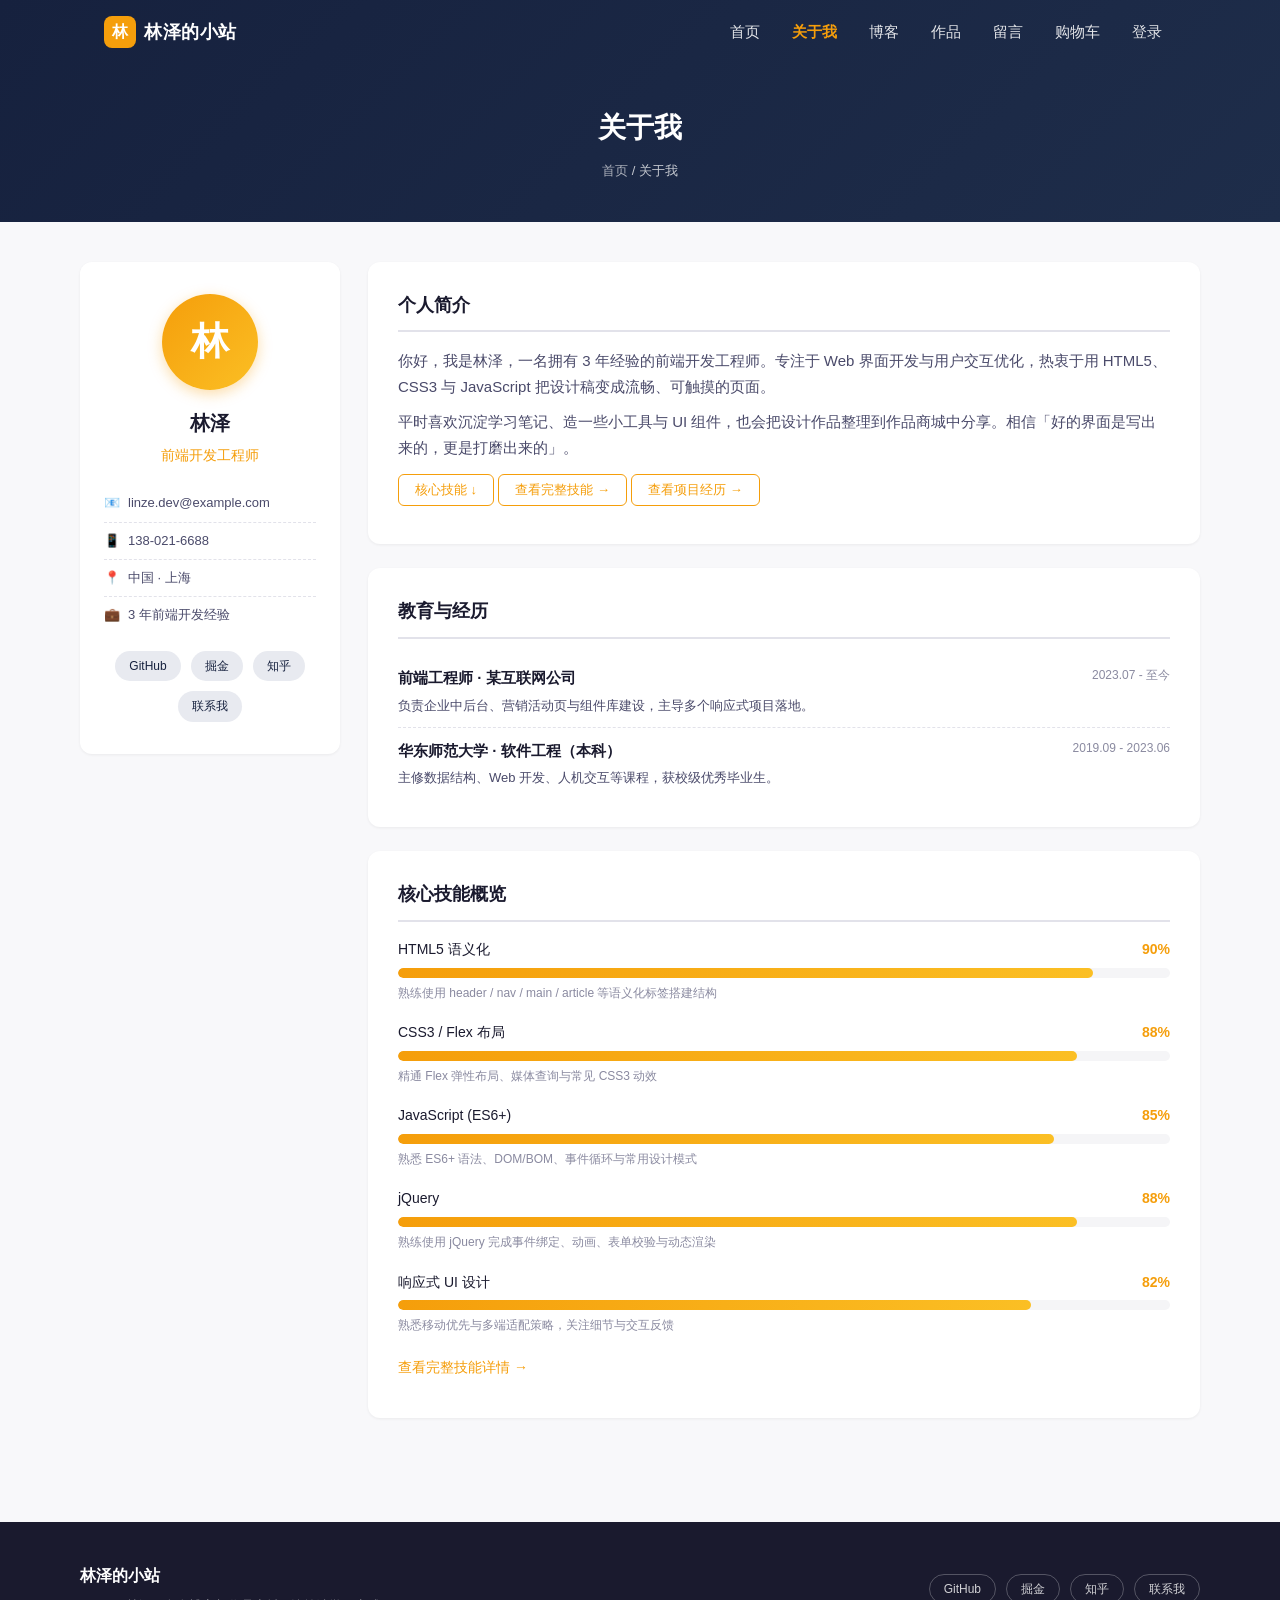
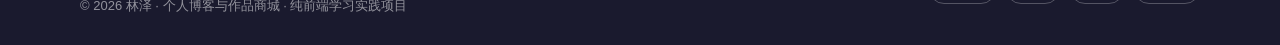
<file: about.html>
<!DOCTYPE html>
<html lang="zh-CN">
<head>
  <meta charset="UTF-8">
  <meta name="viewport" content="width=device-width, initial-scale=1.0">
  <title>关于我 · 林泽的个人博客与作品商城</title>
  <link rel="stylesheet" href="css/style.css">
</head>
<body data-page="about">

  <header class="site-header">
    <div class="navbar">
      <a href="index.html" class="logo"><span class="logo-mark">林</span>林泽的小站</a>
      <button class="nav-toggle" aria-label="打开菜单"><span></span><span></span><span></span></button>
      <nav class="nav-menu">
        <a href="index.html">首页</a>
        <a href="about.html">关于我</a>
        <a href="articles.html">博客</a>
        <a href="works.html">作品</a>
        <a href="messages.html">留言</a>
        <a href="cart.html" class="cart-link">购物车<span class="cart-badge" id="cart-count">0</span></a>
        <span id="nav-auth"></span>
      </nav>
    </div>
  </header>

  <!-- 内页横幅 -->
  <section class="page-header">
    <h1>关于我</h1>
    <div class="breadcrumb"><a href="index.html">首页</a> / 关于我</div>
  </section>

  <main class="container page-wrap">
    <div class="profile-layout">

      <!-- ===== 左侧栏：头像 + 基本信息 + 社交链接 ===== -->
      <aside class="profile-side">
        <div class="avatar">林</div>
        <h2>林泽</h2>
        <div class="job">前端开发工程师</div>
        <ul class="info-list">
          <li><span class="ico">📧</span> linze.dev@example.com</li>
          <li><span class="ico">📱</span> 138-021-6688</li>
          <li><span class="ico">📍</span> 中国 · 上海</li>
          <li><span class="ico">💼</span> 3 年前端开发经验</li>
        </ul>
        <div class="social-row">
          <a class="social-btn" href="https://github.com" target="_blank" rel="noopener">GitHub</a>
          <a class="social-btn" href="https://juejin.cn" target="_blank" rel="noopener">掘金</a>
          <a class="social-btn" href="https://www.zhihu.com" target="_blank" rel="noopener">知乎</a>
          <a class="social-btn" href="contact.html">联系我</a>
        </div>
      </aside>

      <!-- ===== 右侧主内容 ===== -->
      <div class="profile-main">

        <!-- 个人简介 -->
        <section class="block-card" id="intro">
          <h3>个人简介</h3>
          <p>你好，我是林泽，一名拥有 3 年经验的前端开发工程师。专注于 Web 界面开发与用户交互优化，热衷于用 HTML5、CSS3 与 JavaScript 把设计稿变成流畅、可触摸的页面。</p>
          <p>平时喜欢沉淀学习笔记、造一些小工具与 UI 组件，也会把设计作品整理到作品商城中分享。相信「好的界面是写出来的，更是打磨出来的」。</p>
          <p class="mt-2">
            <a href="#skills-overview" class="btn btn-outline btn-sm">核心技能 ↓</a>
            <a href="skills.html" class="btn btn-outline btn-sm">查看完整技能 →</a>
            <a href="projects.html" class="btn btn-outline btn-sm">查看项目经历 →</a>
          </p>
        </section>

        <!-- 教育/经历摘要 -->
        <section class="block-card" id="education">
          <h3>教育与经历</h3>
          <div class="mini-item">
            <div class="mi-top">
              <strong>前端工程师 · 某互联网公司</strong>
              <span class="mi-time">2023.07 - 至今</span>
            </div>
            <p>负责企业中后台、营销活动页与组件库建设，主导多个响应式项目落地。</p>
          </div>
          <div class="mini-item">
            <div class="mi-top">
              <strong>华东师范大学 · 软件工程（本科）</strong>
              <span class="mi-time">2019.09 - 2023.06</span>
            </div>
            <p>主修数据结构、Web 开发、人机交互等课程，获校级优秀毕业生。</p>
          </div>
        </section>

        <!-- 核心技能概览（jQuery 动态渲染 + 进度条过渡动画） -->
        <section class="block-card" id="skills-overview">
          <h3>核心技能概览</h3>
          <div id="overview-skills"></div>
          <p class="mt-3 mb-0">
            <a href="skills.html" class="section-more">查看完整技能详情 →</a>
          </p>
        </section>

      </div>
    </div>
  </main>

  <footer class="site-footer">
    <div class="footer-inner">
      <div>
        <div class="footer-brand">林泽的小站</div>
        <div class="footer-copy">© 2026 林泽 · 个人博客与作品商城 · 纯前端学习实践项目</div>
      </div>
      <div class="footer-links">
        <a href="https://github.com" target="_blank" rel="noopener">GitHub</a>
        <a href="https://juejin.cn" target="_blank" rel="noopener">掘金</a>
        <a href="https://www.zhihu.com" target="_blank" rel="noopener">知乎</a>
        <a href="contact.html">联系我</a>
      </div>
    </div>
  </footer>

  <button id="back-to-top" title="回到顶部" aria-label="回到顶部">↑</button>

  <script src="https://code.jquery.com/jquery-3.7.1.min.js"></script>
  <script src="js/data.js"></script>
  <script src="js/common.js"></script>
  <script src="js/skills.js"></script>
  <script src="js/about.js"></script>
</body>
</html>
</file>
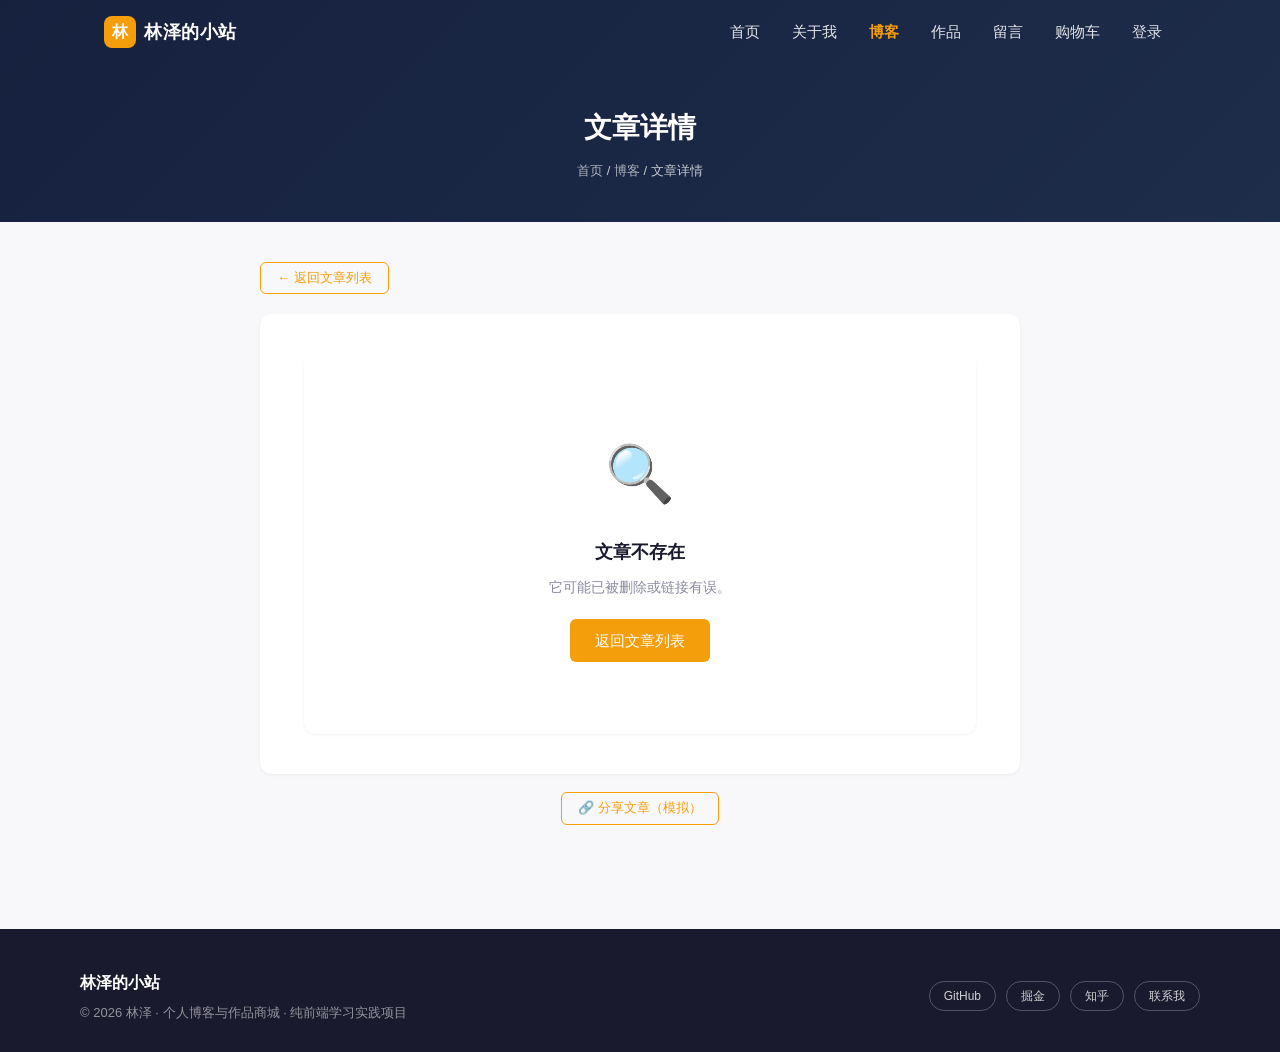
<file: article.html>
<!DOCTYPE html>
<html lang="zh-CN">
<head>
  <meta charset="UTF-8">
  <meta name="viewport" content="width=device-width, initial-scale=1.0">
  <title>文章详情 · 林泽的个人博客与作品商城</title>
  <link rel="stylesheet" href="css/style.css">
</head>
<body data-page="article">

  <header class="site-header">
    <div class="navbar">
      <a href="index.html" class="logo"><span class="logo-mark">林</span>林泽的小站</a>
      <button class="nav-toggle" aria-label="打开菜单"><span></span><span></span><span></span></button>
      <nav class="nav-menu">
        <a href="index.html">首页</a>
        <a href="about.html">关于我</a>
        <a href="articles.html">博客</a>
        <a href="works.html">作品</a>
        <a href="messages.html">留言</a>
        <a href="cart.html" class="cart-link">购物车<span class="cart-badge" id="cart-count">0</span></a>
        <span id="nav-auth"></span>
      </nav>
    </div>
  </header>

  <section class="page-header">
    <h1>文章详情</h1>
    <div class="breadcrumb"><a href="index.html">首页</a> / <a href="articles.html">博客</a> / 文章详情</div>
  </section>

  <main class="container page-wrap">
    <div class="article-wrap">
      <a href="articles.html" class="btn btn-outline btn-sm back-link">← 返回文章列表</a>

      <!-- 文章内容由 article.js 根据 URL 参数 ?id= 动态渲染 -->
      <article class="article-card" id="article-card"></article>

      <!-- 上一篇 / 下一篇 -->
      <nav class="article-nav" id="article-nav"></nav>

      <div class="text-center">
        <button class="btn btn-outline btn-sm mt-3" id="share-btn">🔗 分享文章（模拟）</button>
      </div>
    </div>
  </main>

  <footer class="site-footer">
    <div class="footer-inner">
      <div>
        <div class="footer-brand">林泽的小站</div>
        <div class="footer-copy">© 2026 林泽 · 个人博客与作品商城 · 纯前端学习实践项目</div>
      </div>
      <div class="footer-links">
        <a href="https://github.com" target="_blank" rel="noopener">GitHub</a>
        <a href="https://juejin.cn" target="_blank" rel="noopener">掘金</a>
        <a href="https://www.zhihu.com" target="_blank" rel="noopener">知乎</a>
        <a href="contact.html">联系我</a>
      </div>
    </div>
  </footer>

  <button id="back-to-top" title="回到顶部" aria-label="回到顶部">↑</button>

  <script src="https://code.jquery.com/jquery-3.7.1.min.js"></script>
  <script src="js/data.js"></script>
  <script src="js/common.js"></script>
  <script src="js/article.js"></script>
</body>
</html>
</file>
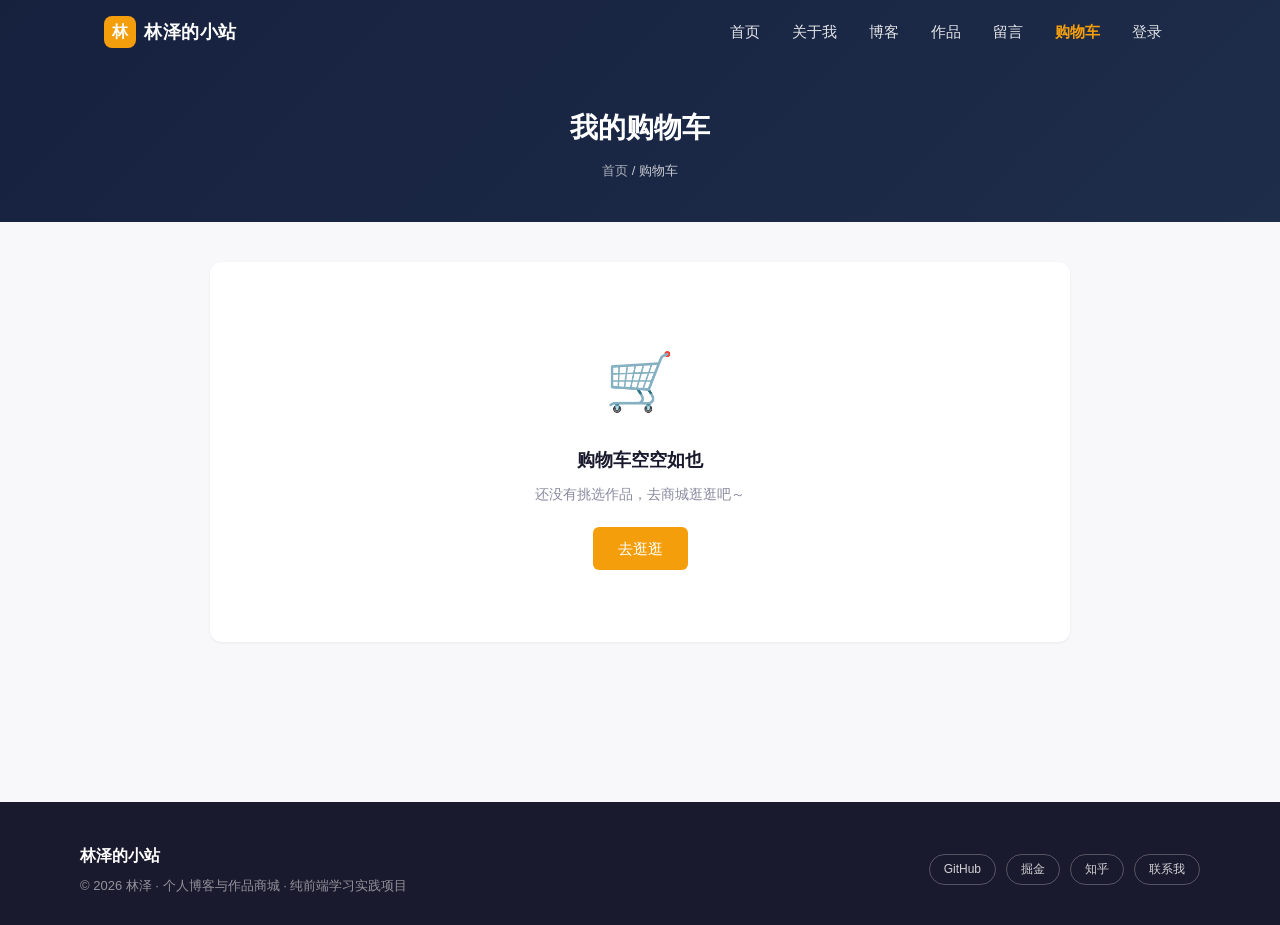
<file: cart.html>
<!DOCTYPE html>
<html lang="zh-CN">
<head>
  <meta charset="UTF-8">
  <meta name="viewport" content="width=device-width, initial-scale=1.0">
  <title>购物车 · 林泽的个人博客与作品商城</title>
  <link rel="stylesheet" href="css/style.css">
</head>
<body data-page="cart">

  <header class="site-header">
    <div class="navbar">
      <a href="index.html" class="logo"><span class="logo-mark">林</span>林泽的小站</a>
      <button class="nav-toggle" aria-label="打开菜单"><span></span><span></span><span></span></button>
      <nav class="nav-menu">
        <a href="index.html">首页</a>
        <a href="about.html">关于我</a>
        <a href="articles.html">博客</a>
        <a href="works.html">作品</a>
        <a href="messages.html">留言</a>
        <a href="cart.html" class="cart-link">购物车<span class="cart-badge" id="cart-count">0</span></a>
        <span id="nav-auth"></span>
      </nav>
    </div>
  </header>

  <section class="page-header">
    <h1>我的购物车</h1>
    <div class="breadcrumb"><a href="index.html">首页</a> / 购物车</div>
  </section>

  <main class="container page-wrap">
    <div class="narrow-wrap">

      <!-- 有商品：列表 + 汇总栏 -->
      <div class="cart-box hidden" id="cart-box">
        <div id="cart-list"></div>
        <div class="cart-summary">
          <div class="total-text">
            共 <strong id="total-count">0</strong> 件商品，合计：
            <span class="total-price" id="total-price">¥0</span>
          </div>
          <button class="btn btn-primary" id="checkout-btn">去结算</button>
        </div>
      </div>

      <!-- 空购物车状态 -->
      <div class="empty-state hidden" id="cart-empty">
        <div class="empty-icon">🛒</div>
        <h3>购物车空空如也</h3>
        <p>还没有挑选作品，去商城逛逛吧～</p>
        <a href="works.html" class="btn btn-primary">去逛逛</a>
      </div>

    </div>
  </main>

  <footer class="site-footer">
    <div class="footer-inner">
      <div>
        <div class="footer-brand">林泽的小站</div>
        <div class="footer-copy">© 2026 林泽 · 个人博客与作品商城 · 纯前端学习实践项目</div>
      </div>
      <div class="footer-links">
        <a href="https://github.com" target="_blank" rel="noopener">GitHub</a>
        <a href="https://juejin.cn" target="_blank" rel="noopener">掘金</a>
        <a href="https://www.zhihu.com" target="_blank" rel="noopener">知乎</a>
        <a href="contact.html">联系我</a>
      </div>
    </div>
  </footer>

  <button id="back-to-top" title="回到顶部" aria-label="回到顶部">↑</button>

  <script src="https://code.jquery.com/jquery-3.7.1.min.js"></script>
  <script src="js/data.js"></script>
  <script src="js/common.js"></script>
  <script src="js/cart.js"></script>
</body>
</html>
</file>
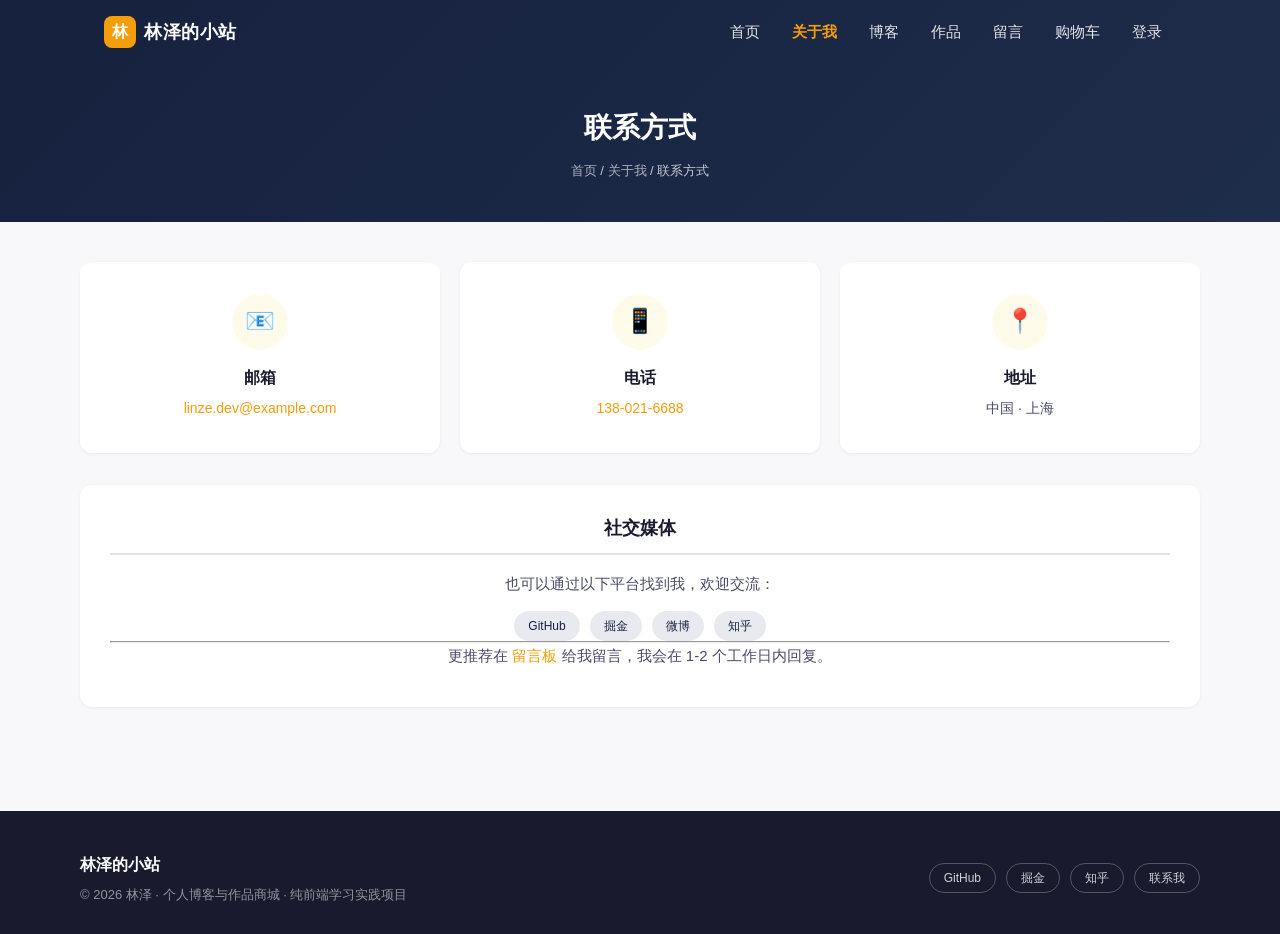
<file: contact.html>
<!DOCTYPE html>
<html lang="zh-CN">
<head>
  <meta charset="UTF-8">
  <meta name="viewport" content="width=device-width, initial-scale=1.0">
  <title>联系方式 · 林泽的个人博客与作品商城</title>
  <link rel="stylesheet" href="css/style.css">
</head>
<body data-page="contact">

  <header class="site-header">
    <div class="navbar">
      <a href="index.html" class="logo"><span class="logo-mark">林</span>林泽的小站</a>
      <button class="nav-toggle" aria-label="打开菜单"><span></span><span></span><span></span></button>
      <nav class="nav-menu">
        <a href="index.html">首页</a>
        <a href="about.html">关于我</a>
        <a href="articles.html">博客</a>
        <a href="works.html">作品</a>
        <a href="messages.html">留言</a>
        <a href="cart.html" class="cart-link">购物车<span class="cart-badge" id="cart-count">0</span></a>
        <span id="nav-auth"></span>
      </nav>
    </div>
  </header>

  <section class="page-header">
    <h1>联系方式</h1>
    <div class="breadcrumb"><a href="index.html">首页</a> / <a href="about.html">关于我</a> / 联系方式</div>
  </section>

  <main class="container page-wrap">

    <!-- 联系方式三卡片 -->
    <div class="contact-grid">
      <div class="contact-card">
        <div class="c-icon">📧</div>
        <h3>邮箱</h3>
        <p><a href="mailto:linze.dev@example.com">linze.dev@example.com</a></p>
      </div>
      <div class="contact-card">
        <div class="c-icon">📱</div>
        <h3>电话</h3>
        <p><a href="tel:1380216688">138-021-6688</a></p>
      </div>
      <div class="contact-card">
        <div class="c-icon">📍</div>
        <h3>地址</h3>
        <p>中国 · 上海</p>
      </div>
    </div>

    <!-- 社交媒体 -->
    <section class="block-card text-center">
      <h3 class="mt-0">社交媒体</h3>
      <p class="text-muted">也可以通过以下平台找到我，欢迎交流：</p>
      <div class="social-row mt-2">
        <a class="social-btn" href="https://github.com" target="_blank" rel="noopener">GitHub</a>
        <a class="social-btn" href="https://juejin.cn" target="_blank" rel="noopener">掘金</a>
        <a class="social-btn" href="https://weibo.com" target="_blank" rel="noopener">微博</a>
        <a class="social-btn" href="https://www.zhihu.com" target="_blank" rel="noopener">知乎</a>
      </div>
      <hr>
      <p class="mb-0">更推荐在
        <a href="messages.html">留言板</a>
        给我留言，我会在 1-2 个工作日内回复。
      </p>
    </section>

  </main>

  <footer class="site-footer">
    <div class="footer-inner">
      <div>
        <div class="footer-brand">林泽的小站</div>
        <div class="footer-copy">© 2026 林泽 · 个人博客与作品商城 · 纯前端学习实践项目</div>
      </div>
      <div class="footer-links">
        <a href="https://github.com" target="_blank" rel="noopener">GitHub</a>
        <a href="https://juejin.cn" target="_blank" rel="noopener">掘金</a>
        <a href="https://www.zhihu.com" target="_blank" rel="noopener">知乎</a>
        <a href="contact.html">联系我</a>
      </div>
    </div>
  </footer>

  <button id="back-to-top" title="回到顶部" aria-label="回到顶部">↑</button>

  <script src="https://code.jquery.com/jquery-3.7.1.min.js"></script>
  <script src="js/data.js"></script>
  <script src="js/common.js"></script>
</body>
</html>
</file>
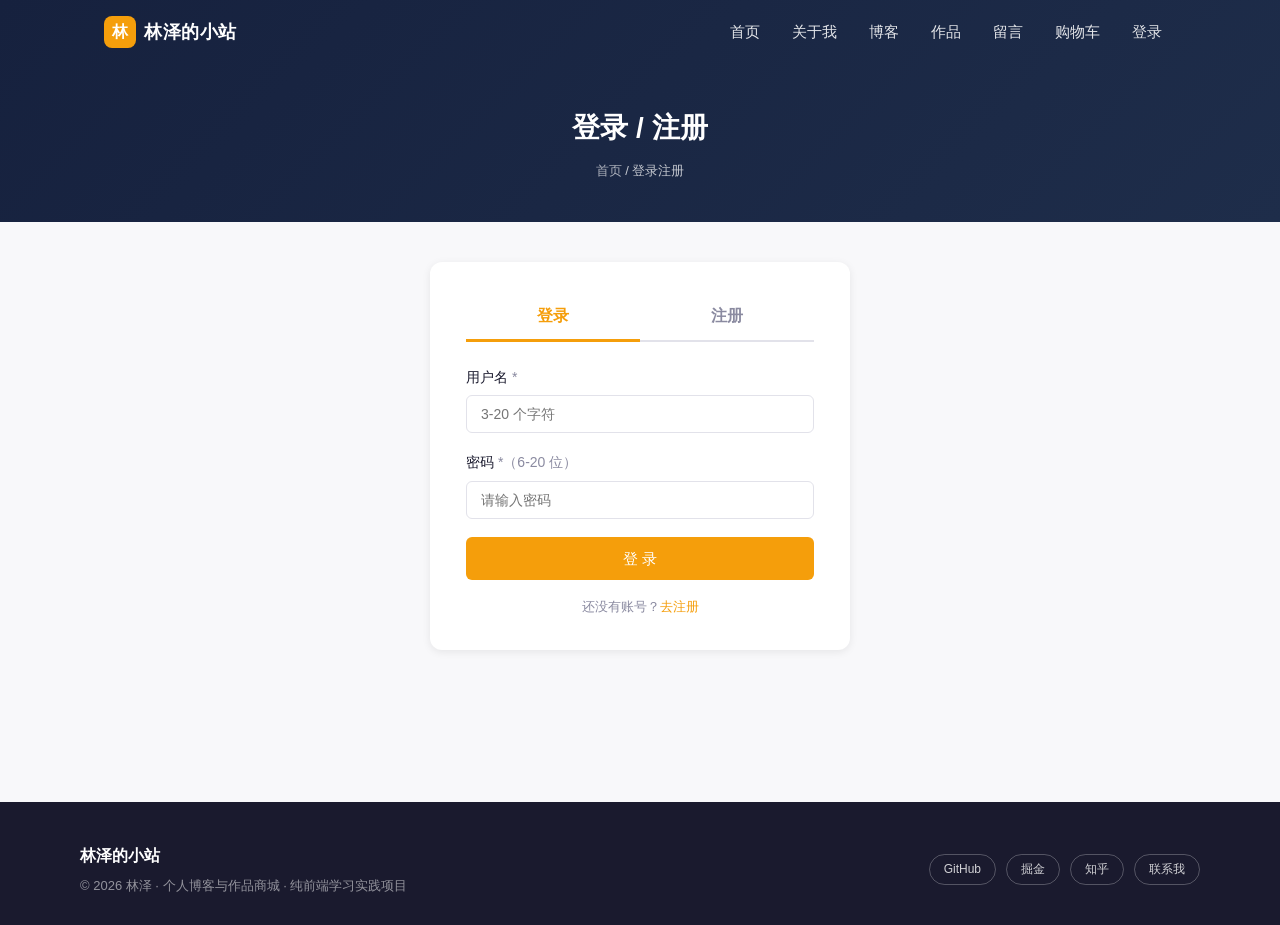
<file: login.html>
<!DOCTYPE html>
<html lang="zh-CN">
<head>
  <meta charset="UTF-8">
  <meta name="viewport" content="width=device-width, initial-scale=1.0">
  <title>登录 / 注册 · 林泽的个人博客与作品商城</title>
  <link rel="stylesheet" href="css/style.css">
</head>
<body data-page="login">

  <header class="site-header">
    <div class="navbar">
      <a href="index.html" class="logo"><span class="logo-mark">林</span>林泽的小站</a>
      <button class="nav-toggle" aria-label="打开菜单"><span></span><span></span><span></span></button>
      <nav class="nav-menu">
        <a href="index.html">首页</a>
        <a href="about.html">关于我</a>
        <a href="articles.html">博客</a>
        <a href="works.html">作品</a>
        <a href="messages.html">留言</a>
        <a href="cart.html" class="cart-link">购物车<span class="cart-badge" id="cart-count">0</span></a>
        <span id="nav-auth"></span>
      </nav>
    </div>
  </header>

  <section class="page-header">
    <h1>登录 / 注册</h1>
    <div class="breadcrumb"><a href="index.html">首页</a> / 登录注册</div>
  </section>

  <main class="container page-wrap">
    <div class="form-card">

      <!-- Tab 切换（jQuery addClass/removeClass） -->
      <div class="auth-tabs">
        <button type="button" class="auth-tab active" data-tab="login">登录</button>
        <button type="button" class="auth-tab" data-tab="register">注册</button>
      </div>

      <!-- 登录表单 -->
      <form id="login-form" novalidate>
        <div class="form-group">
          <label for="login-username">用户名 <span class="text-muted">*</span></label>
          <input type="text" class="form-control" id="login-username" placeholder="3-20 个字符" maxlength="20">
          <div class="field-error"></div>
        </div>
        <div class="form-group">
          <label for="login-password">密码 <span class="text-muted">*（6-20 位）</span></label>
          <input type="password" class="form-control" id="login-password" placeholder="请输入密码" maxlength="20">
          <div class="field-error"></div>
        </div>
        <button type="submit" class="btn btn-primary btn-block">登 录</button>
        <p class="form-tip">还没有账号？<a href="javascript:;" id="go-register">去注册</a></p>
      </form>

      <!-- 注册表单 -->
      <form id="register-form" class="hidden" novalidate>
        <div class="form-group">
          <label for="reg-username">用户名 <span class="text-muted">*</span></label>
          <input type="text" class="form-control" id="reg-username" placeholder="3-20 个字符" maxlength="20">
          <div class="field-error"></div>
        </div>
        <div class="form-group">
          <label for="reg-email">邮箱 <span class="text-muted">*</span></label>
          <input type="email" class="form-control" id="reg-email" placeholder="example@domain.com">
          <div class="field-error"></div>
        </div>
        <div class="form-group">
          <label for="reg-password">密码 <span class="text-muted">*（6-20 位）</span></label>
          <input type="password" class="form-control" id="reg-password" placeholder="设置 6-20 位密码" maxlength="20">
          <div class="field-error"></div>
        </div>
        <div class="form-group">
          <label for="reg-confirm">确认密码 <span class="text-muted">*</span></label>
          <input type="password" class="form-control" id="reg-confirm" placeholder="再次输入密码" maxlength="20">
          <div class="field-error"></div>
        </div>
        <button type="submit" class="btn btn-primary btn-block">注 册</button>
        <p class="form-tip">已有账号？<a href="javascript:;" id="go-login">去登录</a></p>
      </form>

    </div>
  </main>

  <footer class="site-footer">
    <div class="footer-inner">
      <div>
        <div class="footer-brand">林泽的小站</div>
        <div class="footer-copy">© 2026 林泽 · 个人博客与作品商城 · 纯前端学习实践项目</div>
      </div>
      <div class="footer-links">
        <a href="https://github.com" target="_blank" rel="noopener">GitHub</a>
        <a href="https://juejin.cn" target="_blank" rel="noopener">掘金</a>
        <a href="https://www.zhihu.com" target="_blank" rel="noopener">知乎</a>
        <a href="contact.html">联系我</a>
      </div>
    </div>
  </footer>

  <button id="back-to-top" title="回到顶部" aria-label="回到顶部">↑</button>

  <script src="https://code.jquery.com/jquery-3.7.1.min.js"></script>
  <script src="js/data.js"></script>
  <script src="js/common.js"></script>
  <script src="js/form.js"></script>
  <script src="js/auth.js"></script>
</body>
</html>
</file>
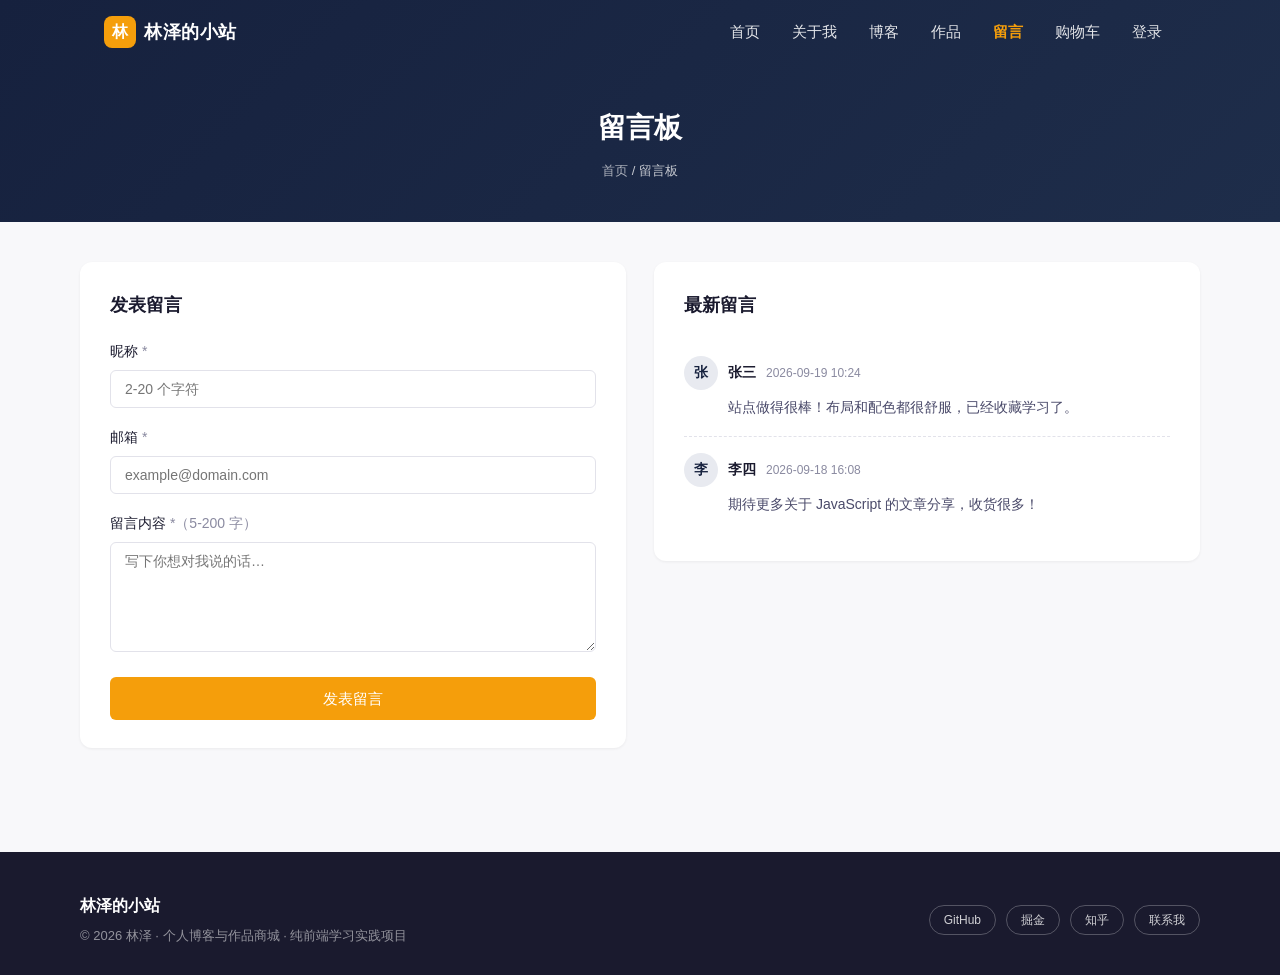
<file: messages.html>
<!DOCTYPE html>
<html lang="zh-CN">
<head>
  <meta charset="UTF-8">
  <meta name="viewport" content="width=device-width, initial-scale=1.0">
  <title>留言板 · 林泽的个人博客与作品商城</title>
  <link rel="stylesheet" href="css/style.css">
</head>
<body data-page="messages">

  <header class="site-header">
    <div class="navbar">
      <a href="index.html" class="logo"><span class="logo-mark">林</span>林泽的小站</a>
      <button class="nav-toggle" aria-label="打开菜单"><span></span><span></span><span></span></button>
      <nav class="nav-menu">
        <a href="index.html">首页</a>
        <a href="about.html">关于我</a>
        <a href="articles.html">博客</a>
        <a href="works.html">作品</a>
        <a href="messages.html">留言</a>
        <a href="cart.html" class="cart-link">购物车<span class="cart-badge" id="cart-count">0</span></a>
        <span id="nav-auth"></span>
      </nav>
    </div>
  </header>

  <section class="page-header">
    <h1>留言板</h1>
    <div class="breadcrumb"><a href="index.html">首页</a> / 留言板</div>
  </section>

  <main class="container page-wrap">
    <div class="message-layout">

      <!-- 左侧：发表留言表单 -->
      <div class="message-form-box">
        <h3>发表留言</h3>
        <form id="message-form" novalidate>
          <div class="form-group">
            <label for="msg-name">昵称 <span class="text-muted">*</span></label>
            <input type="text" class="form-control" id="msg-name" placeholder="2-20 个字符" maxlength="20">
            <div class="field-error"></div>
          </div>
          <div class="form-group">
            <label for="msg-email">邮箱 <span class="text-muted">*</span></label>
            <input type="email" class="form-control" id="msg-email" placeholder="example@domain.com">
            <div class="field-error"></div>
          </div>
          <div class="form-group">
            <label for="msg-content">留言内容 <span class="text-muted">*（5-200 字）</span></label>
            <textarea class="form-control" id="msg-content" placeholder="写下你想对我说的话…" maxlength="200"></textarea>
            <div class="field-error"></div>
          </div>
          <button type="submit" class="btn btn-primary btn-block">发表留言</button>
        </form>
      </div>

      <!-- 右侧：最新留言列表（jQuery 渲染 localStorage 数据） -->
      <div class="message-list-box">
        <h3>最新留言</h3>
        <div id="message-list"></div>
      </div>

    </div>
  </main>

  <footer class="site-footer">
    <div class="footer-inner">
      <div>
        <div class="footer-brand">林泽的小站</div>
        <div class="footer-copy">© 2026 林泽 · 个人博客与作品商城 · 纯前端学习实践项目</div>
      </div>
      <div class="footer-links">
        <a href="https://github.com" target="_blank" rel="noopener">GitHub</a>
        <a href="https://juejin.cn" target="_blank" rel="noopener">掘金</a>
        <a href="https://www.zhihu.com" target="_blank" rel="noopener">知乎</a>
        <a href="contact.html">联系我</a>
      </div>
    </div>
  </footer>

  <button id="back-to-top" title="回到顶部" aria-label="回到顶部">↑</button>

  <script src="https://code.jquery.com/jquery-3.7.1.min.js"></script>
  <script src="js/data.js"></script>
  <script src="js/common.js"></script>
  <script src="js/form.js"></script>
  <script src="js/messages.js"></script>
</body>
</html>
</file>
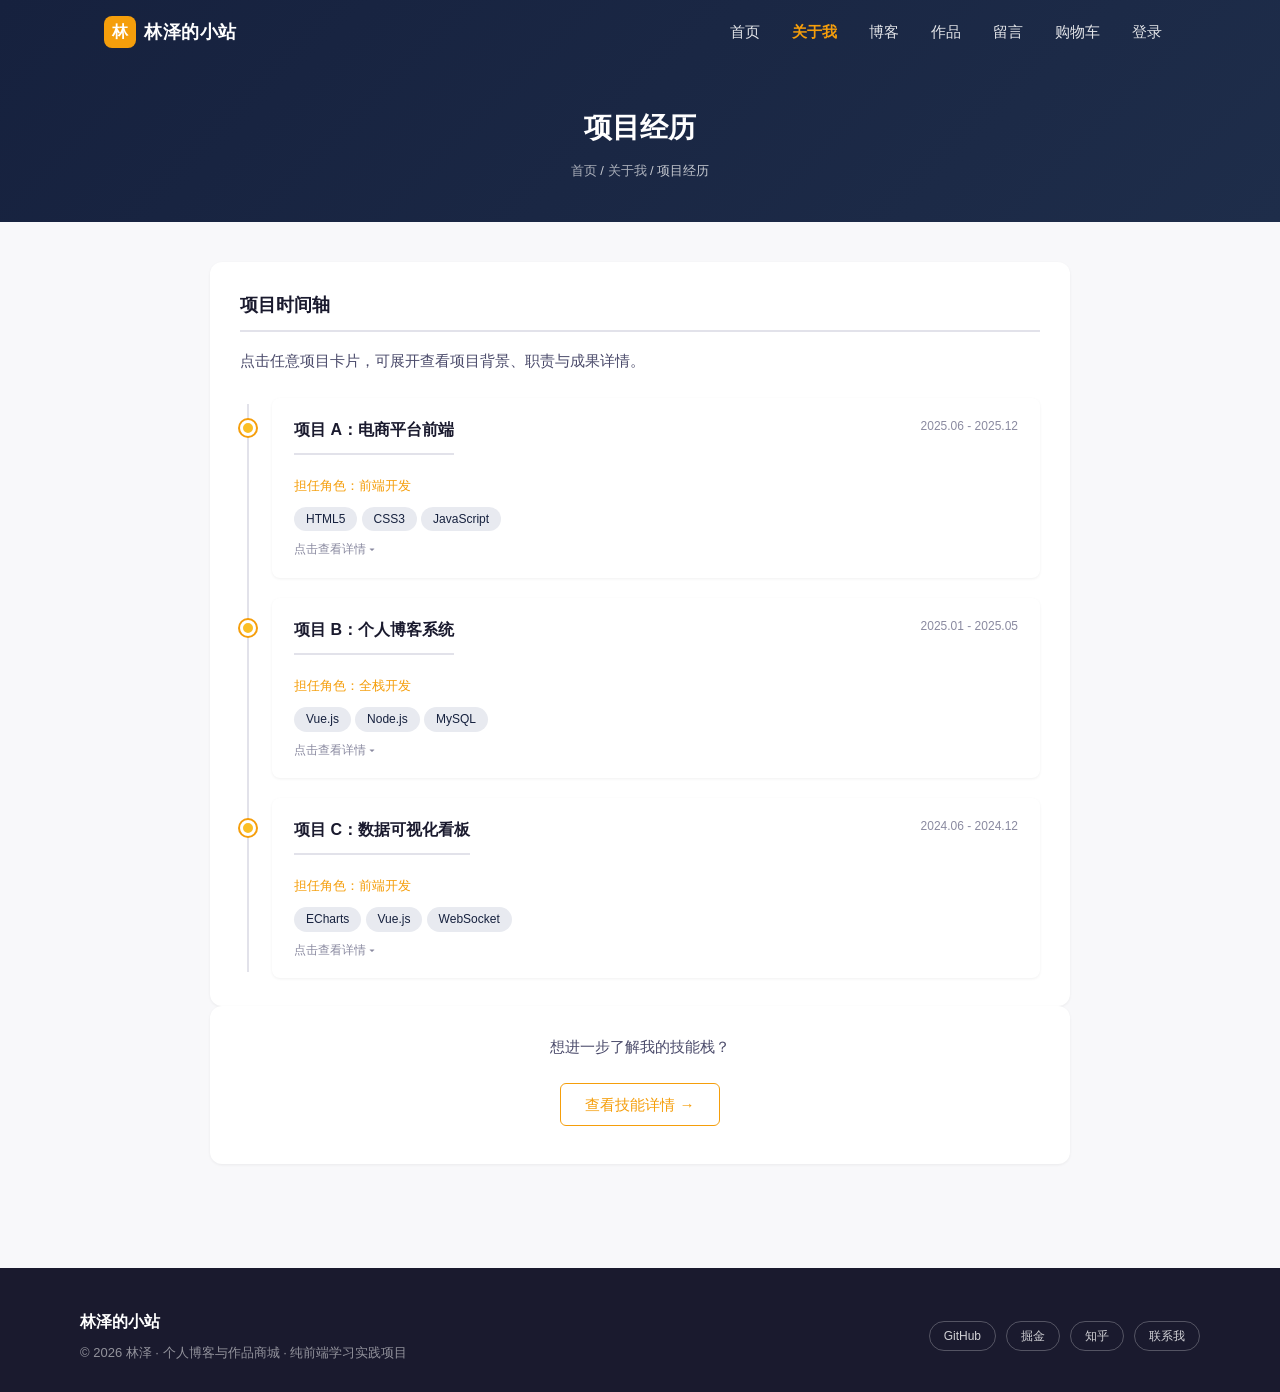
<file: projects.html>
<!DOCTYPE html>
<html lang="zh-CN">
<head>
  <meta charset="UTF-8">
  <meta name="viewport" content="width=device-width, initial-scale=1.0">
  <title>项目经历 · 林泽的个人博客与作品商城</title>
  <link rel="stylesheet" href="css/style.css">
</head>
<body data-page="projects">

  <header class="site-header">
    <div class="navbar">
      <a href="index.html" class="logo"><span class="logo-mark">林</span>林泽的小站</a>
      <button class="nav-toggle" aria-label="打开菜单"><span></span><span></span><span></span></button>
      <nav class="nav-menu">
        <a href="index.html">首页</a>
        <a href="about.html">关于我</a>
        <a href="articles.html">博客</a>
        <a href="works.html">作品</a>
        <a href="messages.html">留言</a>
        <a href="cart.html" class="cart-link">购物车<span class="cart-badge" id="cart-count">0</span></a>
        <span id="nav-auth"></span>
      </nav>
    </div>
  </header>

  <section class="page-header">
    <h1>项目经历</h1>
    <div class="breadcrumb"><a href="index.html">首页</a> / <a href="about.html">关于我</a> / 项目经历</div>
  </section>

  <main class="container page-wrap">
    <div class="narrow-wrap">
      <div class="block-card">
        <h3>项目时间轴</h3>
        <p class="mb-0">点击任意项目卡片，可展开查看项目背景、职责与成果详情。</p>
        <!-- 时间轴由 projects.js 依据 PROJECTS 数据动态渲染 -->
        <div class="timeline" id="timeline"></div>
      </div>

      <div class="block-card text-center">
        <p class="mb-0">想进一步了解我的技能栈？</p>
        <p><a href="skills.html" class="btn btn-outline mt-2">查看技能详情 →</a></p>
      </div>
    </div>
  </main>

  <footer class="site-footer">
    <div class="footer-inner">
      <div>
        <div class="footer-brand">林泽的小站</div>
        <div class="footer-copy">© 2026 林泽 · 个人博客与作品商城 · 纯前端学习实践项目</div>
      </div>
      <div class="footer-links">
        <a href="https://github.com" target="_blank" rel="noopener">GitHub</a>
        <a href="https://juejin.cn" target="_blank" rel="noopener">掘金</a>
        <a href="https://www.zhihu.com" target="_blank" rel="noopener">知乎</a>
        <a href="contact.html">联系我</a>
      </div>
    </div>
  </footer>

  <button id="back-to-top" title="回到顶部" aria-label="回到顶部">↑</button>

  <script src="https://code.jquery.com/jquery-3.7.1.min.js"></script>
  <script src="js/data.js"></script>
  <script src="js/common.js"></script>
  <script src="js/projects.js"></script>
</body>
</html>
</file>
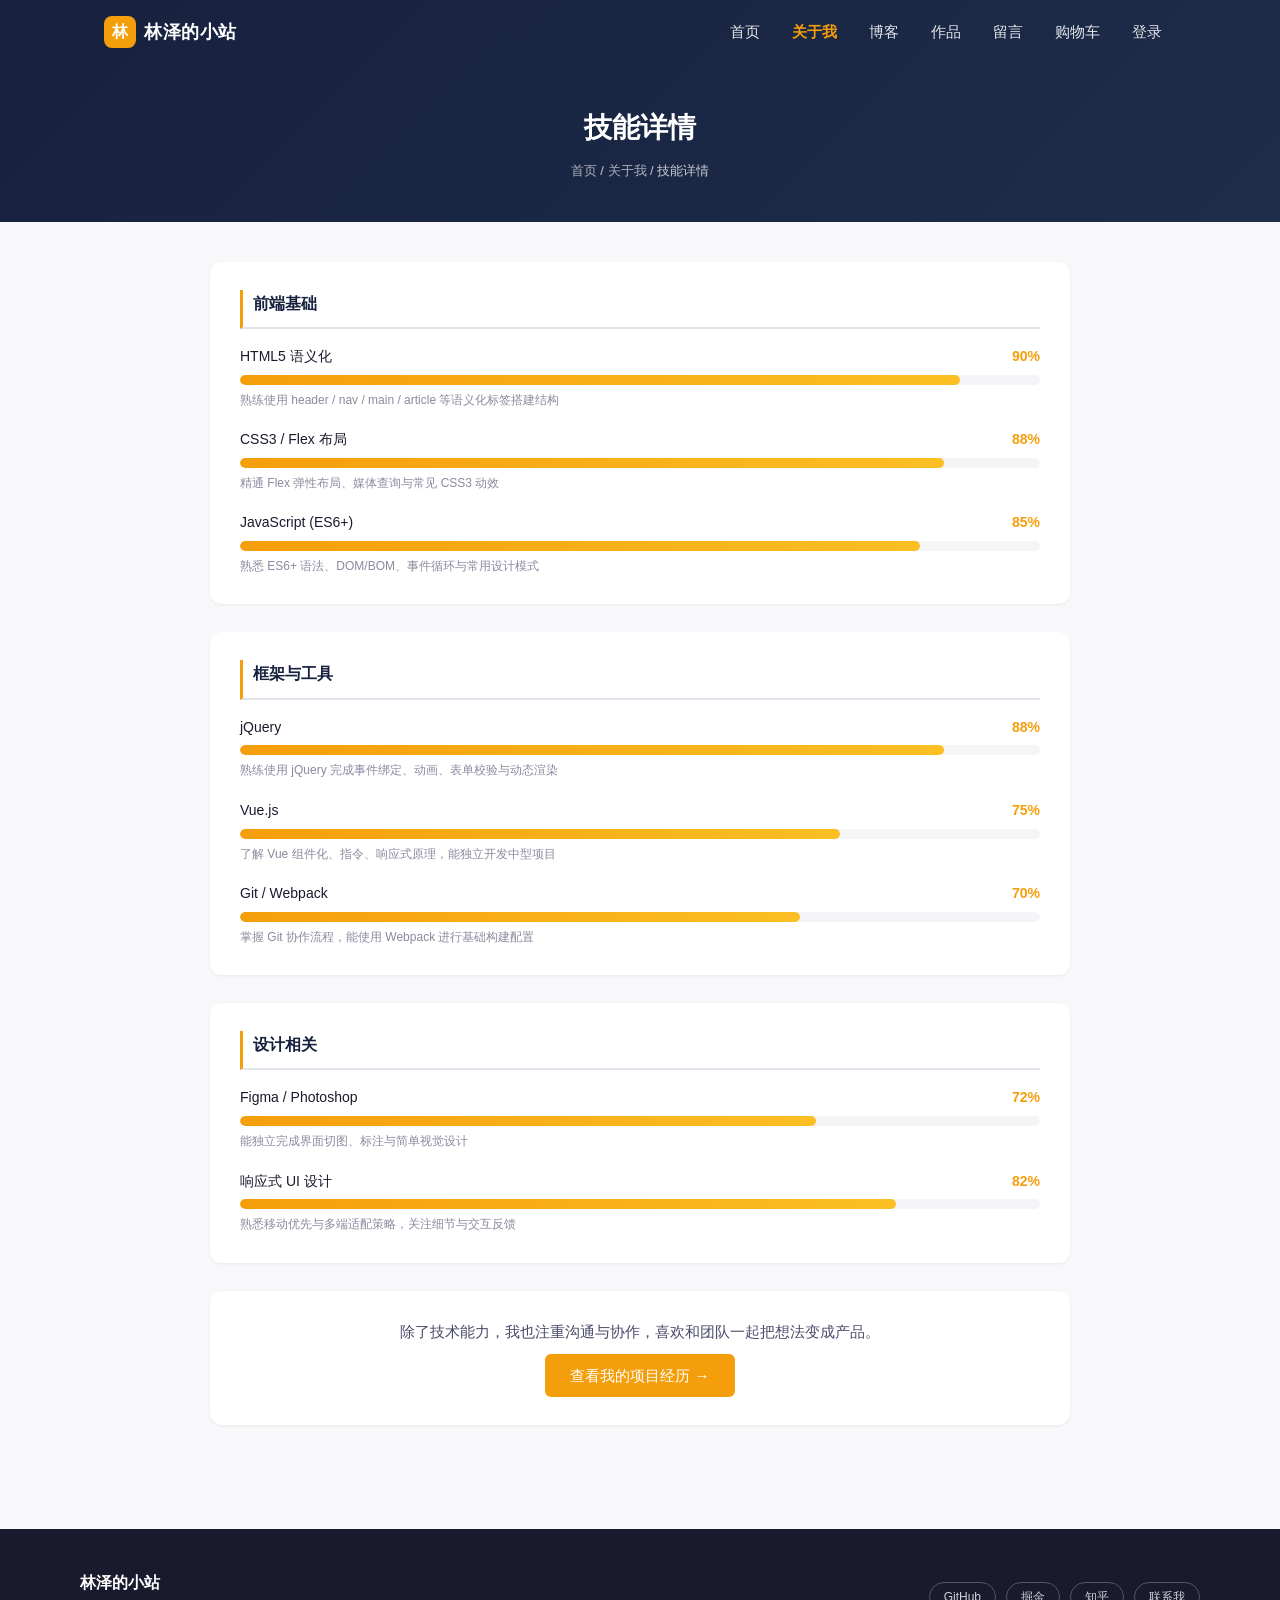
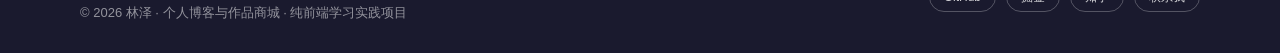
<file: skills.html>
<!DOCTYPE html>
<html lang="zh-CN">
<head>
  <meta charset="UTF-8">
  <meta name="viewport" content="width=device-width, initial-scale=1.0">
  <title>技能详情 · 林泽的个人博客与作品商城</title>
  <link rel="stylesheet" href="css/style.css">
</head>
<body data-page="skills">

  <header class="site-header">
    <div class="navbar">
      <a href="index.html" class="logo"><span class="logo-mark">林</span>林泽的小站</a>
      <button class="nav-toggle" aria-label="打开菜单"><span></span><span></span><span></span></button>
      <nav class="nav-menu">
        <a href="index.html">首页</a>
        <a href="about.html">关于我</a>
        <a href="articles.html">博客</a>
        <a href="works.html">作品</a>
        <a href="messages.html">留言</a>
        <a href="cart.html" class="cart-link">购物车<span class="cart-badge" id="cart-count">0</span></a>
        <span id="nav-auth"></span>
      </nav>
    </div>
  </header>

  <section class="page-header">
    <h1>技能详情</h1>
    <div class="breadcrumb"><a href="index.html">首页</a> / <a href="about.html">关于我</a> / 技能详情</div>
  </section>

  <main class="container page-wrap">
    <div class="narrow-wrap">
      <!-- 技能分组由 skills.js 依据 SKILLS 数据动态渲染 -->
      <div id="skills-groups"></div>

      <div class="block-card text-center">
        <p class="mb-0">除了技术能力，我也注重沟通与协作，喜欢和团队一起把想法变成产品。</p>
        <a href="projects.html" class="btn btn-primary">查看我的项目经历 →</a>
      </div>
    </div>
  </main>

  <footer class="site-footer">
    <div class="footer-inner">
      <div>
        <div class="footer-brand">林泽的小站</div>
        <div class="footer-copy">© 2026 林泽 · 个人博客与作品商城 · 纯前端学习实践项目</div>
      </div>
      <div class="footer-links">
        <a href="https://github.com" target="_blank" rel="noopener">GitHub</a>
        <a href="https://juejin.cn" target="_blank" rel="noopener">掘金</a>
        <a href="https://www.zhihu.com" target="_blank" rel="noopener">知乎</a>
        <a href="contact.html">联系我</a>
      </div>
    </div>
  </footer>

  <button id="back-to-top" title="回到顶部" aria-label="回到顶部">↑</button>

  <script src="https://code.jquery.com/jquery-3.7.1.min.js"></script>
  <script src="js/data.js"></script>
  <script src="js/common.js"></script>
  <script src="js/skills.js"></script>
</body>
</html>
</file>
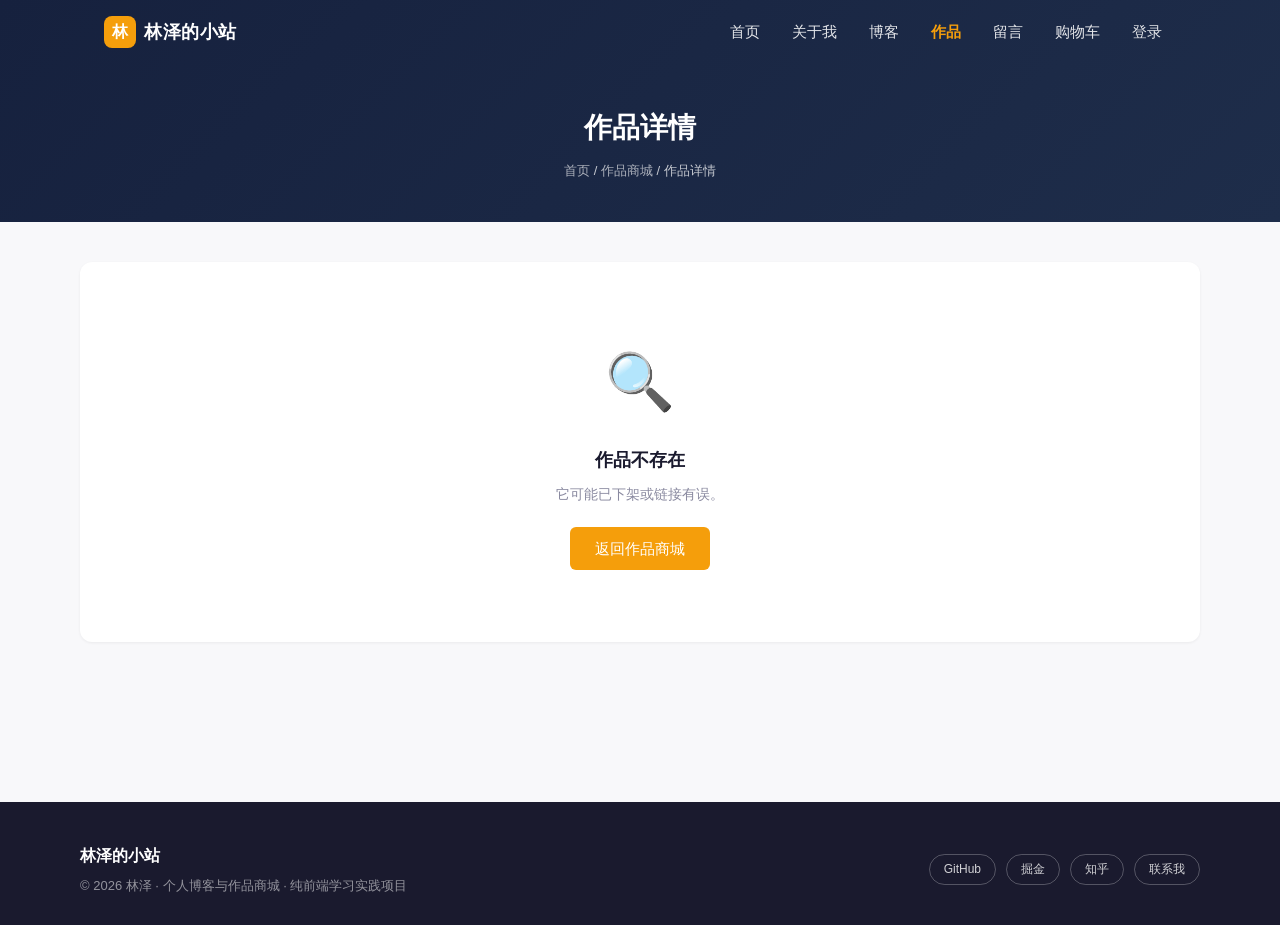
<file: work.html>
<!DOCTYPE html>
<html lang="zh-CN">
<head>
  <meta charset="UTF-8">
  <meta name="viewport" content="width=device-width, initial-scale=1.0">
  <title>作品详情 · 林泽的个人博客与作品商城</title>
  <link rel="stylesheet" href="css/style.css">
</head>
<body data-page="work">

  <header class="site-header">
    <div class="navbar">
      <a href="index.html" class="logo"><span class="logo-mark">林</span>林泽的小站</a>
      <button class="nav-toggle" aria-label="打开菜单"><span></span><span></span><span></span></button>
      <nav class="nav-menu">
        <a href="index.html">首页</a>
        <a href="about.html">关于我</a>
        <a href="articles.html">博客</a>
        <a href="works.html">作品</a>
        <a href="messages.html">留言</a>
        <a href="cart.html" class="cart-link">购物车<span class="cart-badge" id="cart-count">0</span></a>
        <span id="nav-auth"></span>
      </nav>
    </div>
  </header>

  <section class="page-header">
    <h1>作品详情</h1>
    <div class="breadcrumb"><a href="index.html">首页</a> / <a href="works.html">作品商城</a> / 作品详情</div>
  </section>

  <main class="container page-wrap">
    <!-- 作品信息由 work.js 根据 ?id= 动态渲染 -->
    <div id="work-detail"></div>

    <!-- 相关推荐 -->
    <section class="section mt-3">
      <div class="section-head">
        <h2 class="section-title">相关推荐</h2>
        <a href="works.html" class="section-more">全部作品 →</a>
      </div>
      <div class="card-grid" id="related-grid"></div>
    </section>
  </main>

  <footer class="site-footer">
    <div class="footer-inner">
      <div>
        <div class="footer-brand">林泽的小站</div>
        <div class="footer-copy">© 2026 林泽 · 个人博客与作品商城 · 纯前端学习实践项目</div>
      </div>
      <div class="footer-links">
        <a href="https://github.com" target="_blank" rel="noopener">GitHub</a>
        <a href="https://juejin.cn" target="_blank" rel="noopener">掘金</a>
        <a href="https://www.zhihu.com" target="_blank" rel="noopener">知乎</a>
        <a href="contact.html">联系我</a>
      </div>
    </div>
  </footer>

  <button id="back-to-top" title="回到顶部" aria-label="回到顶部">↑</button>

  <script src="https://code.jquery.com/jquery-3.7.1.min.js"></script>
  <script src="js/data.js"></script>
  <script src="js/cards.js"></script>
  <script src="js/common.js"></script>
  <script src="js/work.js"></script>
</body>
</html>
</file>
<file: css/style.css>
/* ============================================================
   个人博客与作品商城 · 全站公共样式
   色系：深靛蓝 #16213e + 暖琥珀 #f59e0b
   ============================================================ */

/* ---------- CSS 变量：统一管理色值 ---------- */
:root {
  --c-bg: #f8f8fa;            /* 页面底色 */
  --c-surface: #ffffff;       /* 卡片色 */
  --c-border: #e2e2ea;        /* 边框灰 */
  --c-text: #1a1a2e;          /* 正文标题色 / 主深色 */
  --c-text-sec: #4a4a6a;      /* 次要文字 */
  --c-text-muted: #8a8aa0;    /* 辅助文字 */
  --c-brand: #16213e;         /* 导航色（深靛蓝） */
  --c-brand-2: #1e2d4a;       /* 渐变深色 */
  --c-brand-light: #e8eaf0;   /* 浅靛蓝 */
  --c-amber: #f59e0b;         /* 强调色（暖琥珀） */
  --c-amber-bright: #fbbf24;  /* 高亮色（进度条） */
  --c-amber-soft: #fef3c7;    /* 浅琥珀 */
  --c-amber-light: #fffbeb;   /* 琥珀背景 */
  --c-green: #22c55e;         /* 免费标签绿 */
  --c-green-light: #f0fdf4;
  --c-red: #ef4444;           /* 价格红 / 错误红 */
  --c-red-light: #fef2f2;
  --c-code-bg: #f5f5f7;       /* 代码块背景 */
  --shadow-sm: 0 1px 3px rgba(0, 0, 0, 0.06);
  --shadow-md: 0 2px 8px rgba(0, 0, 0, 0.08);
  --shadow-lg: 0 8px 24px rgba(22, 33, 62, 0.14);
  --radius: 8px;
  --radius-lg: 12px;
  --nav-h: 64px;
}

/* ---------- 基础重置 ---------- */
* { box-sizing: border-box; margin: 0; padding: 0; }

html { scroll-behavior: smooth; }

body {
  font-family: -apple-system, BlinkMacSystemFont, "Segoe UI", "Noto Sans CJK SC",
    "WenQuanYi Micro Hei", "PingFang SC", "Microsoft YaHei", sans-serif;
  background: var(--c-bg);
  color: var(--c-text);
  font-size: 15px;
  line-height: 1.7;
}

a { color: var(--c-amber); text-decoration: none; transition: color 0.3s ease; }
a:hover { color: #d98604; }

img { max-width: 100%; display: block; }
ul { list-style: none; }

/* ---------- 通用容器 ---------- */
.container { max-width: 1120px; margin: 0 auto; padding: 0 24px; }
.page-wrap { min-height: 60vh; padding: 40px 0 64px; }
.narrow-wrap { max-width: 860px; margin: 0 auto; }
.text-center { text-align: center; }
.content-top { padding-top: 48px; }
.mt-0 { margin-top: 0; }
.mt-2 { margin-top: 14px; }
.mt-3 { margin-top: 18px; }
.mb-0 { margin-bottom: 0; }
.text-muted { color: var(--c-text-muted); }
.hidden { display: none !important; }
.load-more-wrap { text-align: center; margin-top: 28px; }

.section { margin-bottom: 56px; }
.section-head {
  display: flex;
  justify-content: space-between;
  align-items: flex-end;
  margin-bottom: 24px;
}
.section-title {
  font-size: 22px;
  font-weight: 700;
  border-left: 4px solid var(--c-brand);
  padding-left: 12px;
  line-height: 1.3;
}
.section-more { font-size: 14px; color: var(--c-amber); white-space: nowrap; }
.section-more:hover { text-decoration: underline; }

/* ============================================================
   顶部固定导航栏
   ============================================================ */
.site-header {
  position: fixed;
  top: 0; left: 0; right: 0;
  z-index: 1000;
  height: var(--nav-h);
  background: transparent;
  transition: background 0.3s ease, box-shadow 0.3s ease;
}
/* 滚动后：白底 + 阴影 */
.site-header.scrolled,
.site-header.menu-open {
  background: var(--c-surface);
  box-shadow: var(--shadow-md);
}
.navbar {
  max-width: 1120px;
  margin: 0 auto;
  padding: 0 24px;
  height: var(--nav-h);
  display: flex;
  align-items: center;
  justify-content: space-between;
}
.logo {
  display: flex;
  align-items: center;
  gap: 8px;
  font-size: 18px;
  font-weight: 700;
  color: #fff;
  letter-spacing: 0.5px;
}
.logo .logo-mark {
  width: 32px; height: 32px;
  border-radius: 8px;
  background: var(--c-amber);
  color: #fff;
  display: flex;
  align-items: center;
  justify-content: center;
  font-size: 16px;
}
.site-header.scrolled .logo,
.site-header.menu-open .logo { color: var(--c-brand); }

.nav-menu {
  display: flex;
  align-items: center;
  gap: 4px;
}
.nav-menu a {
  display: inline-flex;
  align-items: center;
  gap: 4px;
  padding: 8px 14px;
  border-radius: 6px;
  color: rgba(255, 255, 255, 0.88);
  font-size: 15px;
  transition: background 0.3s ease, color 0.3s ease;
}
.site-header.scrolled .nav-menu a,
.site-header.menu-open .nav-menu a { color: var(--c-text-sec); }
.nav-menu a:hover { background: rgba(245, 158, 11, 0.15); color: var(--c-amber); }
.site-header.scrolled .nav-menu a:hover,
.site-header.menu-open .nav-menu a:hover { background: var(--c-amber-light); }
.nav-menu a.active { color: var(--c-amber); font-weight: 600; }

/* 购物车角标 */
.cart-link { position: relative; }
.cart-badge {
  position: absolute;
  top: 0; right: 0;
  min-width: 18px; height: 18px;
  padding: 0 5px;
  border-radius: 999px;
  background: var(--c-amber);
  color: #fff;
  font-size: 11px;
  font-weight: 700;
  display: flex;
  align-items: center;
  justify-content: center;
  transform: scale(0);
  transition: transform 0.25s ease;
}
.cart-badge.show { transform: scale(1); }

/* 登录态用户名 */
#nav-user-name { color: var(--c-amber) !important; font-weight: 600; }
#nav-logout { cursor: pointer; }

/* 汉堡按钮（手机端） */
.nav-toggle {
  display: none;
  width: 40px; height: 40px;
  border: none;
  background: transparent;
  cursor: pointer;
  flex-direction: column;
  justify-content: center;
  align-items: center;
  gap: 5px;
}
.nav-toggle span {
  width: 22px; height: 2px;
  background: #fff;
  border-radius: 2px;
  transition: background 0.3s ease, transform 0.3s ease;
}
.site-header.scrolled .nav-toggle span,
.site-header.menu-open .nav-toggle span { background: var(--c-brand); }

/* ============================================================
   Hero（首页）与页面头部横幅（内页）
   ============================================================ */
.hero {
  background: linear-gradient(135deg, #16213e 0%, #1e2d4a 100%);
  color: #fff;
  padding: calc(var(--nav-h) + 72px) 24px 80px;
  text-align: center;
}
.hero h1 { font-size: 36px; margin-bottom: 12px; letter-spacing: 1px; }
.hero .hero-sub { font-size: 17px; opacity: 0.85; margin-bottom: 28px; }
.hero-tags {
  display: flex;
  justify-content: center;
  gap: 12px;
  flex-wrap: wrap;
  margin-bottom: 32px;
}
.hero-tags span {
  padding: 4px 14px;
  border: 1px solid rgba(255, 255, 255, 0.3);
  border-radius: 999px;
  font-size: 13px;
  opacity: 0.9;
}
.hero-actions { display: flex; justify-content: center; gap: 16px; flex-wrap: wrap; }

.page-header {
  background: linear-gradient(135deg, #16213e 0%, #1e2d4a 100%);
  color: #fff;
  padding: calc(var(--nav-h) + 40px) 24px 40px;
  text-align: center;
}
.page-header h1 { font-size: 28px; margin-bottom: 8px; }
.breadcrumb { font-size: 13px; opacity: 0.75; }
.breadcrumb a { color: rgba(255, 255, 255, 0.85); }
.breadcrumb a:hover { color: var(--c-amber-bright); }

/* ============================================================
   按钮
   ============================================================ */
.btn {
  display: inline-flex;
  align-items: center;
  justify-content: center;
  gap: 6px;
  padding: 10px 24px;
  border-radius: 6px;
  font-size: 15px;
  font-weight: 500;
  border: 1px solid transparent;
  cursor: pointer;
  transition: all 0.3s ease;
  line-height: 1.4;
}
.btn-primary { background: var(--c-amber); color: #fff; }
.btn-primary:hover { background: #d98604; color: #fff; transform: translateY(-2px); box-shadow: 0 6px 16px rgba(245, 158, 11, 0.35); }
.btn-outline { background: transparent; color: var(--c-amber); border-color: var(--c-amber); }
.btn-outline:hover { background: var(--c-amber-light); transform: translateY(-2px); }
.btn-ghost-light { background: transparent; color: #fff; border-color: rgba(255,255,255,0.5); }
.btn-ghost-light:hover { background: rgba(255,255,255,0.12); color: #fff; }
.btn-block { width: 100%; }
.btn-sm { padding: 6px 16px; font-size: 13px; }
.btn:disabled { opacity: 0.5; cursor: not-allowed; transform: none !important; box-shadow: none !important; }

/* ============================================================
   卡片网格（Flex 实现，响应式）
   ============================================================ */
.card-grid {
  display: flex;
  flex-wrap: wrap;
  gap: 20px;
}
.card-grid > * { flex: 0 0 calc((100% - 40px) / 3); }   /* 默认 3 列 */
.grid-2 > * { flex: 0 0 calc((100% - 20px) / 2); }       /* 2 列 */
.grid-4 > * { flex: 0 0 calc((100% - 60px) / 4); }       /* 4 列 */

/* 通用卡片 */
.card {
  background: var(--c-surface);
  border-radius: var(--radius);
  box-shadow: var(--shadow-sm);
  overflow: hidden;
  transition: transform 0.3s ease, box-shadow 0.3s ease;
  display: flex;
  flex-direction: column;
}
.card:hover {
  transform: translateY(-4px) scale(1.02);
  box-shadow: var(--shadow-lg);
}
.card-cover {
  position: relative;
  aspect-ratio: 16 / 9;
  overflow: hidden;
  background: var(--c-amber-soft);
}
.card-cover img { width: 100%; height: 100%; object-fit: cover; transition: transform 0.4s ease; }
.card:hover .card-cover img { transform: scale(1.06); }
.card-body { padding: 16px 18px 18px; display: flex; flex-direction: column; flex: 1; }
.card-title {
  font-size: 16px; font-weight: 600; color: var(--c-text);
  margin-bottom: 6px;
  display: -webkit-box;
  -webkit-line-clamp: 1;
  -webkit-box-orient: vertical;
  overflow: hidden;
}
.card-meta { font-size: 12px; color: var(--c-text-muted); margin-bottom: 8px; }
.card-excerpt {
  font-size: 13px; color: var(--c-text-sec);
  margin-bottom: 12px;
  display: -webkit-box;
  -webkit-line-clamp: 2;
  -webkit-box-orient: vertical;
  overflow: hidden;
  flex: 1;
}
.card-foot { display: flex; align-items: center; justify-content: space-between; }

/* 标签 pill */
.tag {
  display: inline-block;
  padding: 2px 12px;
  border-radius: 999px;
  font-size: 12px;
  background: var(--c-brand-light);
  color: var(--c-brand);
  transition: all 0.3s ease;
}
a.tag:hover { background: var(--c-amber-light); }
.tag-amber { background: var(--c-amber-soft); color: var(--c-amber); }

/* 价格 */
.price { color: var(--c-red); font-weight: 700; font-size: 18px; }
.price-free { color: var(--c-green); font-weight: 700; font-size: 15px; }

/* ============================================================
   快捷入口（首页）
   ============================================================ */
.quick-nav { display: flex; flex-wrap: wrap; gap: 20px; }
.quick-item {
  flex: 1 1 200px;
  background: var(--c-surface);
  border-radius: var(--radius);
  box-shadow: var(--shadow-sm);
  padding: 28px 20px;
  text-align: center;
  transition: transform 0.3s ease, box-shadow 0.3s ease;
  color: var(--c-text);
}
.quick-item:hover { transform: translateY(-4px); box-shadow: var(--shadow-lg); color: var(--c-text); }
.quick-item .qi-icon {
  width: 52px; height: 52px;
  margin: 0 auto 12px;
  border-radius: 14px;
  background: var(--c-amber-light);
  display: flex; align-items: center; justify-content: center;
  font-size: 24px;
}
.quick-item h3 { font-size: 16px; margin-bottom: 4px; }
.quick-item p { font-size: 13px; color: var(--c-text-muted); }

/* ============================================================
   关于我 · 左右分栏
   ============================================================ */
.profile-layout { display: flex; gap: 28px; align-items: flex-start; }
.profile-side {
  flex: 0 0 260px;
  background: var(--c-surface);
  border-radius: var(--radius-lg);
  box-shadow: var(--shadow-sm);
  padding: 32px 24px;
  text-align: center;
  position: sticky;
  top: calc(var(--nav-h) + 20px);
}
.avatar {
  width: 96px; height: 96px;
  border-radius: 50%;
  margin: 0 auto 16px;
  background: linear-gradient(135deg, var(--c-amber), var(--c-amber-bright));
  color: #fff;
  font-size: 38px;
  font-weight: 700;
  display: flex;
  align-items: center;
  justify-content: center;
  box-shadow: 0 4px 14px rgba(245, 158, 11, 0.35);
}
.profile-side h2 { font-size: 20px; margin-bottom: 4px; }
.profile-side .job { color: var(--c-amber); font-size: 14px; margin-bottom: 18px; }
.info-list { text-align: left; margin-bottom: 18px; }
.info-list li {
  display: flex;
  align-items: center;
  gap: 8px;
  padding: 7px 0;
  font-size: 13px;
  color: var(--c-text-sec);
  border-bottom: 1px dashed var(--c-border);
  word-break: break-all;
}
.info-list li:last-child { border-bottom: none; }
.info-list .ico { flex-shrink: 0; }
.social-row { display: flex; justify-content: center; gap: 10px; flex-wrap: wrap; }
.social-btn {
  padding: 5px 14px;
  border-radius: 999px;
  background: var(--c-brand-light);
  color: var(--c-brand);
  font-size: 12px;
  transition: all 0.3s ease;
}
.social-btn:hover { background: var(--c-amber); color: #fff; }

.profile-main { flex: 1; min-width: 0; display: flex; flex-direction: column; gap: 24px; }
.block-card {
  background: var(--c-surface);
  border-radius: var(--radius-lg);
  box-shadow: var(--shadow-sm);
  padding: 28px 30px;
}
.block-card h3 {
  font-size: 18px;
  margin-bottom: 16px;
  padding-bottom: 10px;
  border-bottom: 2px solid var(--c-border);
}
.block-card p { color: var(--c-text-sec); margin-bottom: 10px; }

/* 教育/信息小条目 */
.mini-item { padding: 10px 0; border-bottom: 1px dashed var(--c-border); }
.mini-item:last-child { border-bottom: none; }
.mini-item .mi-top { display: flex; justify-content: space-between; gap: 12px; flex-wrap: wrap; }
.mini-item strong { font-size: 15px; }
.mini-item .mi-time { font-size: 12px; color: var(--c-text-muted); }
.mini-item p { font-size: 13px; margin: 4px 0 0; }

/* ============================================================
   技能进度条
   ============================================================ */
.skill-group { margin-bottom: 28px; }
.skill-group > h3 {
  font-size: 16px;
  color: var(--c-brand);
  margin-bottom: 16px;
  padding-left: 10px;
  border-left: 3px solid var(--c-amber);
}
.skill-item { margin-bottom: 18px; }
.skill-item:last-child { margin-bottom: 0; }
.skill-head {
  display: flex;
  justify-content: space-between;
  font-size: 14px;
  margin-bottom: 6px;
}
.skill-head .skill-name { color: var(--c-text); font-weight: 500; }
.skill-head .skill-percent { color: var(--c-amber); font-weight: 600; }
.skill-desc { font-size: 12px; color: var(--c-text-muted); margin-top: 5px; }
.progress {
  height: 10px;
  background: var(--c-code-bg);
  border-radius: 999px;
  overflow: hidden;
}
.progress-fill {
  height: 100%;
  width: 0;
  border-radius: 999px;
  background: linear-gradient(90deg, var(--c-amber), var(--c-amber-bright));
  transition: width 0.8s ease;
}

/* ============================================================
   时间轴（项目经历）
   ============================================================ */
.timeline { position: relative; padding-left: 32px; margin-top: 24px; }
.timeline::before {
  content: "";
  position: absolute;
  left: 7px; top: 6px; bottom: 6px;
  width: 2px;
  background: var(--c-border);
}
.timeline-item { position: relative; margin-bottom: 20px; }
.timeline-item:last-child { margin-bottom: 0; }
.timeline-dot {
  position: absolute;
  left: -32px; top: 22px;
  width: 16px; height: 16px;
  border-radius: 50%;
  background: var(--c-amber-bright);
  border: 3px solid #fff;
  box-shadow: 0 0 0 2px var(--c-amber);
  transition: transform 0.3s ease;
}
.timeline-item:hover .timeline-dot { transform: scale(1.2); }
.timeline-card {
  background: var(--c-surface);
  border-radius: var(--radius);
  box-shadow: var(--shadow-sm);
  padding: 18px 22px;
  cursor: pointer;
  transition: box-shadow 0.3s ease, transform 0.3s ease;
}
.timeline-card:hover { box-shadow: var(--shadow-md); transform: translateX(4px); }
.timeline-card .tc-top { display: flex; justify-content: space-between; gap: 12px; flex-wrap: wrap; }
.timeline-card h3 { font-size: 16px; }
.timeline-card .tc-time { font-size: 12px; color: var(--c-text-muted); }
.timeline-card .tc-role { font-size: 13px; color: var(--c-amber); margin: 4px 0 8px; }
.timeline-detail { display: none; margin-top: 12px; padding-top: 12px; border-top: 1px dashed var(--c-border); }
.timeline-detail p { font-size: 13px; color: var(--c-text-sec); margin-bottom: 6px; }
.tc-toggle { font-size: 12px; color: var(--c-text-muted); margin-top: 8px; }
.tc-toggle .arrow { display: inline-block; transition: transform 0.3s ease; }
.timeline-item.expanded .tc-toggle .arrow { transform: rotate(180deg); }

/* ============================================================
   筛选栏（文章标签 / 作品分类）
   ============================================================ */
.filter-bar { display: flex; flex-wrap: wrap; gap: 10px; margin-bottom: 28px; }
.filter-btn {
  padding: 6px 18px;
  border-radius: 999px;
  border: 1px solid var(--c-border);
  background: var(--c-surface);
  color: var(--c-text-sec);
  font-size: 14px;
  cursor: pointer;
  transition: all 0.3s ease;
}
.filter-btn:hover { border-color: var(--c-amber); color: var(--c-amber); }
.filter-btn.active { background: var(--c-amber); border-color: var(--c-amber); color: #fff; }

/* 作品页：左侧分类 + 右侧网格 */
.shop-layout { display: flex; gap: 28px; align-items: flex-start; }
.category-side {
  flex: 0 0 180px;
  background: var(--c-surface);
  border-radius: var(--radius-lg);
  box-shadow: var(--shadow-sm);
  padding: 18px 14px;
  position: sticky;
  top: calc(var(--nav-h) + 20px);
}
.category-side h3 { font-size: 14px; color: var(--c-text-muted); padding: 0 10px 10px; }
.category-item {
  display: block;
  width: 100%;
  text-align: left;
  padding: 9px 14px;
  border-radius: 6px;
  border: none;
  background: transparent;
  color: var(--c-text-sec);
  font-size: 14px;
  cursor: pointer;
  transition: all 0.3s ease;
}
.category-item:hover { background: var(--c-amber-light); color: var(--c-amber); }
.category-item.active { background: var(--c-amber); color: #fff; font-weight: 600; }
.category-select { display: none; width: 100%; margin-bottom: 20px; padding: 10px 14px; border: 1px solid var(--c-border); border-radius: 8px; font-size: 14px; background: var(--c-surface); }
.shop-main { flex: 1; min-width: 0; }

/* ============================================================
   文章详情
   ============================================================ */
.article-wrap { max-width: 760px; margin: 0 auto; }
.back-link { margin-bottom: 20px; }
.article-card {
  background: var(--c-surface);
  border-radius: var(--radius-lg);
  box-shadow: var(--shadow-sm);
  padding: 40px 44px;
}
.article-card h1 { font-size: 28px; line-height: 1.4; margin-bottom: 12px; }
.article-info {
  display: flex; flex-wrap: wrap; gap: 16px;
  font-size: 13px; color: var(--c-text-muted);
  padding-bottom: 20px;
  margin-bottom: 24px;
  border-bottom: 1px solid var(--c-border);
}
.article-cover { border-radius: var(--radius); margin-bottom: 24px; overflow: hidden; }
.article-content { font-size: 15.5px; color: var(--c-text-sec); }
.article-content h2 { font-size: 20px; color: var(--c-text); margin: 28px 0 12px; }
.article-content h3 { font-size: 17px; color: var(--c-text); margin: 22px 0 10px; }
.article-content p { margin-bottom: 14px; }
.article-content ul { list-style: disc; padding-left: 24px; margin-bottom: 14px; }
.article-content ul li { margin-bottom: 6px; }
.article-content blockquote {
  border-left: 4px solid var(--c-amber);
  background: var(--c-amber-light);
  padding: 12px 18px;
  border-radius: 0 8px 8px 0;
  margin-bottom: 14px;
  color: var(--c-text);
}
.article-content pre {
  background: #1e2d4a;
  color: #e8eaf0;
  border-radius: var(--radius);
  padding: 16px 20px;
  overflow-x: auto;
  margin-bottom: 16px;
  font-size: 13.5px;
  line-height: 1.6;
}
.article-content code {
  font-family: "SF Mono", Consolas, "Fira Code", monospace;
}
.article-content p code, .article-content li code {
  background: var(--c-code-bg);
  color: var(--c-amber);
  padding: 2px 6px;
  border-radius: 4px;
  font-size: 13px;
}
.article-tags { display: flex; gap: 8px; flex-wrap: wrap; margin: 28px 0; padding-top: 20px; border-top: 1px solid var(--c-border); }
.article-nav { display: flex; justify-content: space-between; gap: 16px; }
.article-nav a {
  flex: 1;
  background: var(--c-surface);
  border-radius: var(--radius);
  box-shadow: var(--shadow-sm);
  padding: 14px 18px;
  font-size: 14px;
  color: var(--c-text-sec);
  transition: all 0.3s ease;
}
.article-nav a:hover { box-shadow: var(--shadow-md); color: var(--c-amber); transform: translateY(-2px); }
.article-nav .nav-label { font-size: 12px; color: var(--c-text-muted); display: block; margin-bottom: 2px; }
.article-nav .nav-next { text-align: right; }
.article-nav a.disabled { opacity: 0.45; pointer-events: none; }

/* ============================================================
   作品详情
   ============================================================ */
.detail-layout { display: flex; gap: 36px; align-items: flex-start; }
.detail-gallery { flex: 1 1 50%; min-width: 0; }
.detail-gallery .main-img {
  width: 100%;
  aspect-ratio: 4 / 3;
  object-fit: cover;
  border-radius: var(--radius-lg);
  box-shadow: var(--shadow-md);
  background: var(--c-amber-soft);
}
.detail-info { flex: 1 1 50%; min-width: 0; }
.detail-info h1 { font-size: 26px; margin-bottom: 12px; }
.detail-info .big-price { font-size: 30px; color: var(--c-red); font-weight: 700; margin-bottom: 14px; }
.detail-info .big-price.free { color: var(--c-green); }
.detail-info .tag-row { display: flex; flex-wrap: wrap; gap: 8px; margin-bottom: 18px; }
.detail-info .desc { color: var(--c-text-sec); margin-bottom: 24px; }
.detail-meta {
  background: var(--c-code-bg);
  border-radius: var(--radius);
  padding: 14px 18px;
  margin-bottom: 24px;
  font-size: 13px;
}
.detail-meta li { display: flex; justify-content: space-between; padding: 5px 0; color: var(--c-text-sec); }
.detail-meta li span:first-child { color: var(--c-text-muted); }
.buy-row { display: flex; gap: 12px; flex-wrap: wrap; }

/* ============================================================
   购物车
   ============================================================ */
.cart-box { background: var(--c-surface); border-radius: var(--radius-lg); box-shadow: var(--shadow-sm); overflow: hidden; }
.cart-row {
  display: flex;
  align-items: center;
  gap: 16px;
  padding: 16px 24px;
  border-bottom: 1px solid var(--c-border);
}
.cart-row:last-child { border-bottom: none; }
.cart-thumb {
  width: 72px; height: 56px;
  border-radius: 6px;
  object-fit: cover;
  background: var(--c-amber-soft);
  flex-shrink: 0;
}
.cart-name { flex: 1; min-width: 0; }
.cart-name strong { display: block; font-size: 15px; }
.cart-name .cart-price { font-size: 13px; color: var(--c-text-muted); }
.qty-ctrl { display: flex; align-items: center; gap: 0; }
.qty-btn {
  width: 30px; height: 30px;
  border: 1px solid var(--c-border);
  background: var(--c-surface);
  border-radius: 6px;
  cursor: pointer;
  font-size: 16px;
  color: var(--c-text-sec);
  transition: all 0.2s ease;
}
.qty-btn:hover { border-color: var(--c-amber); color: var(--c-amber); }
.qty-num { width: 44px; text-align: center; font-size: 15px; font-weight: 600; }
.cart-subtotal { width: 90px; text-align: right; color: var(--c-red); font-weight: 700; flex-shrink: 0; }
.cart-remove {
  width: 30px; height: 30px;
  border: none; background: transparent;
  color: var(--c-text-muted);
  cursor: pointer;
  border-radius: 6px;
  font-size: 15px;
  transition: all 0.2s ease;
  flex-shrink: 0;
}
.cart-remove:hover { background: var(--c-red-light); color: var(--c-red); }

.cart-summary {
  display: flex;
  justify-content: space-between;
  align-items: center;
  flex-wrap: wrap;
  gap: 12px;
  background: var(--c-brand-light);
  padding: 18px 24px;
}
.cart-summary .total-text { font-size: 15px; }
.cart-summary .total-price { color: var(--c-red); font-size: 24px; font-weight: 700; margin-left: 8px; }

/* 空状态 */
.empty-state {
  text-align: center;
  padding: 72px 24px;
  background: var(--c-surface);
  border-radius: var(--radius-lg);
  box-shadow: var(--shadow-sm);
}
.empty-state .empty-icon { font-size: 56px; margin-bottom: 16px; }
.empty-state h3 { font-size: 18px; margin-bottom: 8px; }
.empty-state p { color: var(--c-text-muted); font-size: 14px; margin-bottom: 20px; }

/* ============================================================
   表单（登录/注册/留言）
   ============================================================ */
.form-card {
  max-width: 420px;
  margin: 0 auto;
  background: var(--c-surface);
  border-radius: var(--radius-lg);
  box-shadow: var(--shadow-md);
  padding: 36px 36px 32px;
}
.auth-tabs {
  display: flex;
  border-bottom: 2px solid var(--c-border);
  margin: -4px 0 24px;
}
.auth-tab {
  flex: 1;
  padding: 12px 0;
  text-align: center;
  font-size: 16px;
  font-weight: 600;
  color: var(--c-text-muted);
  cursor: pointer;
  border-bottom: 3px solid transparent;
  margin-bottom: -2px;
  transition: all 0.3s ease;
  background: none;
  border-top: none;
  border-left: none;
  border-right: none;
}
.auth-tab.active { color: var(--c-amber); border-bottom-color: var(--c-amber); }

.form-group { margin-bottom: 18px; }
.form-group label { display: block; font-size: 14px; font-weight: 500; margin-bottom: 6px; }
.form-control {
  width: 100%;
  padding: 10px 14px;
  border: 1px solid var(--c-border);
  border-radius: 6px;
  font-size: 14px;
  color: var(--c-text);
  background: var(--c-surface);
  transition: border-color 0.3s ease, box-shadow 0.3s ease;
  font-family: inherit;
}
.form-control:focus {
  outline: none;
  border-color: var(--c-amber);
  box-shadow: 0 0 0 3px rgba(245, 158, 11, 0.15);
}
textarea.form-control { resize: vertical; min-height: 110px; }
.form-control.error { border-color: var(--c-red); }
.field-error {
  display: none;
  color: var(--c-red);
  font-size: 12px;
  margin-top: 5px;
}
.field-error.show { display: block; }
.form-tip { text-align: center; font-size: 13px; color: var(--c-text-muted); margin-top: 16px; }

/* 留言板双栏 */
.message-layout { display: flex; gap: 28px; align-items: flex-start; }
.message-form-box, .message-list-box {
  flex: 1;
  background: var(--c-surface);
  border-radius: var(--radius-lg);
  box-shadow: var(--shadow-sm);
  padding: 28px 30px;
}
.message-form-box h3, .message-list-box h3 { font-size: 18px; margin-bottom: 20px; }
.message-item { padding: 16px 0; border-bottom: 1px dashed var(--c-border); }
.message-item:last-child { border-bottom: none; }
.message-item .msg-head { display: flex; align-items: center; gap: 10px; margin-bottom: 6px; }
.msg-avatar {
  width: 34px; height: 34px;
  border-radius: 50%;
  background: var(--c-brand-light);
  color: var(--c-brand);
  font-size: 14px;
  font-weight: 700;
  display: flex;
  align-items: center;
  justify-content: center;
  flex-shrink: 0;
}
.message-item strong { font-size: 14px; }
.message-item .msg-time { font-size: 12px; color: var(--c-text-muted); }
.message-item p { font-size: 14px; color: var(--c-text-sec); padding-left: 44px; word-break: break-all; }

/* ============================================================
   联系方式
   ============================================================ */
.contact-grid { display: flex; flex-wrap: wrap; gap: 20px; margin-bottom: 32px; }
.contact-card {
  flex: 1 1 260px;
  background: var(--c-surface);
  border-radius: var(--radius-lg);
  box-shadow: var(--shadow-sm);
  padding: 32px 24px;
  text-align: center;
  transition: transform 0.3s ease, box-shadow 0.3s ease;
}
.contact-card:hover { transform: translateY(-4px); box-shadow: var(--shadow-lg); }
.contact-card .c-icon {
  width: 56px; height: 56px;
  margin: 0 auto 14px;
  border-radius: 50%;
  background: var(--c-amber-light);
  display: flex; align-items: center; justify-content: center;
  font-size: 24px;
}
.contact-card h3 { font-size: 16px; margin-bottom: 6px; }
.contact-card p { font-size: 14px; color: var(--c-text-sec); }

/* ============================================================
   页脚
   ============================================================ */
.site-footer {
  background: var(--c-text);
  color: rgba(255, 255, 255, 0.75);
  padding: 40px 24px 28px;
  margin-top: 40px;
}
.footer-inner {
  max-width: 1120px;
  margin: 0 auto;
  display: flex;
  justify-content: space-between;
  align-items: center;
  gap: 20px;
  flex-wrap: wrap;
}
.footer-brand { font-size: 16px; font-weight: 700; color: #fff; margin-bottom: 6px; }
.footer-copy { font-size: 13px; opacity: 0.7; }
.footer-links { display: flex; gap: 10px; flex-wrap: wrap; }
.footer-links a {
  padding: 4px 14px;
  border: 1px solid rgba(255, 255, 255, 0.25);
  border-radius: 999px;
  font-size: 12px;
  color: rgba(255, 255, 255, 0.8);
}
.footer-links a:hover { border-color: var(--c-amber); color: var(--c-amber-bright); }

/* ============================================================
   回到顶部按钮
   ============================================================ */
#back-to-top {
  position: fixed;
  right: 28px;
  bottom: 32px;
  width: 46px; height: 46px;
  border: none;
  border-radius: 50%;
  background: var(--c-amber);
  color: #fff;
  font-size: 20px;
  cursor: pointer;
  box-shadow: var(--shadow-md);
  opacity: 0;
  visibility: hidden;
  transform: translateY(12px);
  transition: all 0.3s ease;
  z-index: 900;
}
#back-to-top.show { opacity: 1; visibility: visible; transform: translateY(0); }
#back-to-top:hover { background: #d98604; transform: translateY(-3px); }

/* ============================================================
   Toast 轻提示
   ============================================================ */
.toast {
  position: fixed;
  top: 84px;
  left: 50%;
  transform: translateX(-50%) translateY(-16px);
  background: var(--c-brand);
  color: #fff;
  padding: 11px 26px;
  border-radius: 999px;
  font-size: 14px;
  box-shadow: var(--shadow-lg);
  opacity: 0;
  transition: all 0.3s ease;
  z-index: 2000;
  pointer-events: none;
}
.toast.show { opacity: 1; transform: translateX(-50%) translateY(0); }
.toast.toast-success { background: var(--c-green); }

/* ============================================================
   响应式适配
   断点：桌面 ≥1024px / 平板 768-1023px / 手机 ≤767px
   ============================================================ */
@media (max-width: 1023px) {
  /* 网格降为 2 列 */
  .card-grid > * { flex: 0 0 calc((100% - 20px) / 2); }
  .grid-4 > * { flex: 0 0 calc((100% - 20px) / 2); }

  /* 作品页侧栏折叠为顶部下拉 */
  .shop-layout { flex-direction: column; }
  .category-side { display: none; }
  .category-select { display: block; position: static; }

  /* 关于我侧栏取消 sticky */
  .profile-side { position: static; }

  /* 详情页上下堆叠 */
  .detail-layout { flex-direction: column; }
}

@media (max-width: 767px) {
  body { font-size: 14px; }
  .container { padding: 0 16px; }

  /* 手机端导航：汉堡菜单 */
  .nav-toggle { display: flex; }
  .nav-menu {
    position: fixed;
    top: var(--nav-h);
    left: 0; right: 0;
    flex-direction: column;
    align-items: stretch;
    gap: 0;
    background: var(--c-surface);
    box-shadow: var(--shadow-md);
    padding: 8px 16px 16px;
    max-height: 0;
    overflow: hidden;
    transition: max-height 0.35s ease, padding 0.35s ease;
  }
  .nav-menu.open { max-height: 420px; padding: 8px 16px 16px; }
  .nav-menu a { color: var(--c-text-sec) !important; padding: 12px 14px; border-radius: 8px; }
  .nav-menu a:hover { background: var(--c-amber-light); }
  .cart-badge { /* 手机端角标放到文字右侧流内 */
    position: static;
    margin-left: 6px;
    transform: scale(1);
  }
  .cart-badge:not(.show) { display: none; }

  /* Hero 缩小 */
  .hero { padding: calc(var(--nav-h) + 48px) 16px 56px; }
  .hero h1 { font-size: 26px; }
  .hero .hero-sub { font-size: 15px; }
  .page-header { padding: calc(var(--nav-h) + 28px) 16px 28px; }
  .page-header h1 { font-size: 22px; }

  /* 网格单列 */
  .card-grid > *,
  .grid-2 > *,
  .grid-4 > * { flex: 0 0 100%; }

  /* 关于我上下堆叠 */
  .profile-layout { flex-direction: column; }
  .profile-side { flex: none; width: 100%; position: static; }

  /* 留言板上下堆叠 */
  .message-layout { flex-direction: column; }

  /* 文章详情内边距收紧 */
  .article-card { padding: 24px 18px; }
  .article-card h1 { font-size: 22px; }
  .article-nav { flex-direction: column; }

  /* 购物车行紧凑布局 */
  .cart-row { flex-wrap: wrap; padding: 14px 16px; gap: 10px; }
  .cart-name { flex: 1 1 calc(100% - 90px); }
  .cart-subtotal { width: auto; }
  .cart-summary { padding: 16px; }

  .form-card { padding: 28px 20px; }
  .footer-inner { flex-direction: column; text-align: center; }
  #back-to-top { right: 16px; bottom: 20px; width: 42px; height: 42px; }

  .section-head { flex-direction: column; align-items: flex-start; gap: 8px; }
}
</file>
